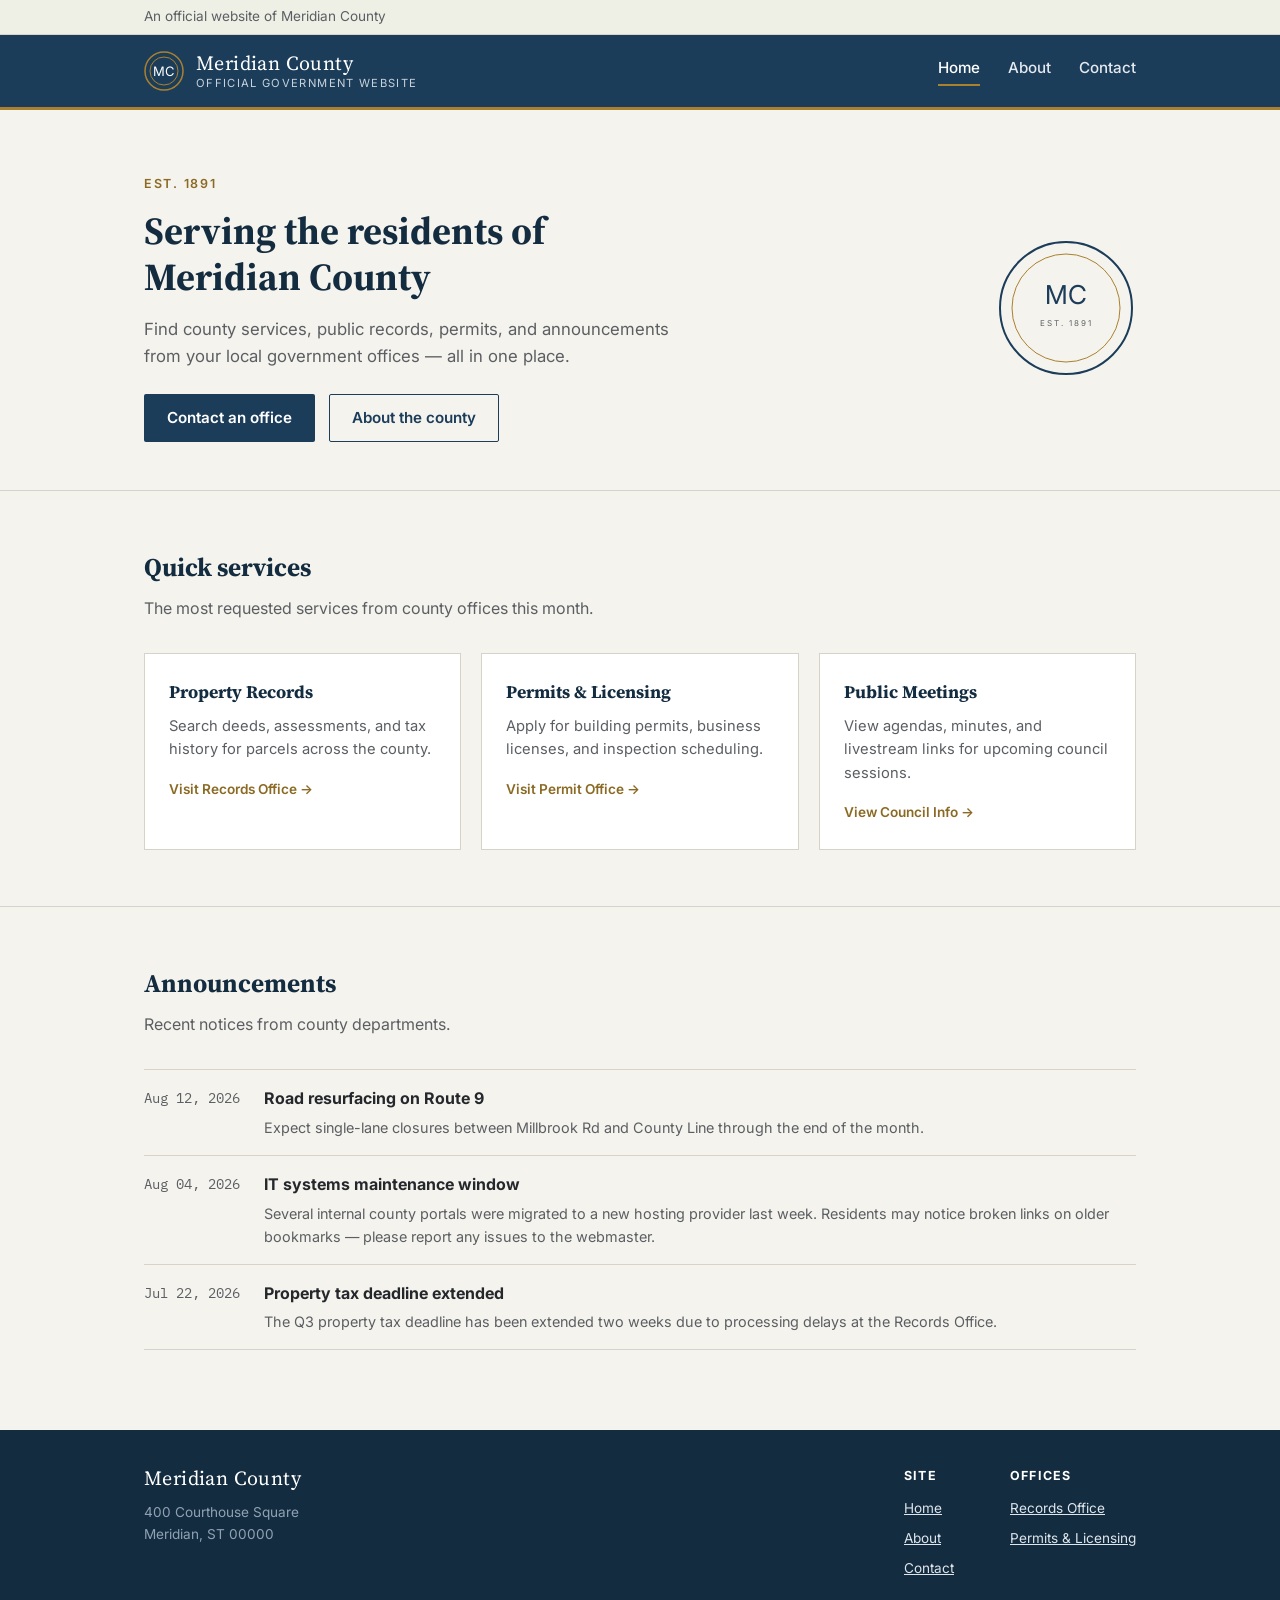
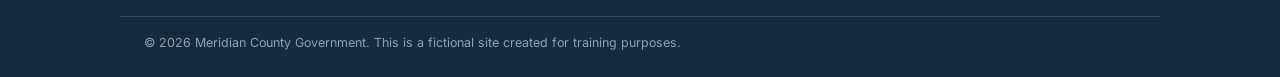
<file: Web/CTF-#1/index.html>
<!DOCTYPE html>
<html lang="en">
<head>
<meta charset="UTF-8">
<meta name="viewport" content="width=device-width, initial-scale=1.0">
<title>Meridian County — Official Website</title>
<link rel="stylesheet" href="style.css">
<link rel="preconnect" href="https://fonts.googleapis.com">
<link href="https://fonts.googleapis.com/css2?family=Source+Serif+4:opsz,wght@8..60,400;8..60,600&family=Inter:wght@400;500;600&family=IBM+Plex+Mono:wght@400;500&display=swap" rel="stylesheet">
</head>
<body>

<div class="notice-strip">
  <div class="container">An official website of Meridian County</div>
</div>

<header class="site-header">
  <div class="container">
    <a class="brand" href="index.html">
      <svg width="40" height="40" viewBox="0 0 40 40" aria-hidden="true">
        <circle cx="20" cy="20" r="19" fill="none" stroke="#a9812f" stroke-width="1.5"/>
        <circle cx="20" cy="20" r="14" fill="none" stroke="#a9812f" stroke-width="1"/>
        <text x="20" y="25" text-anchor="middle" font-family="Source Serif 4, Georgia, serif" font-size="13" fill="#fff">MC</text>
      </svg>
      <span class="brand-name">Meridian County<small>Official Government Website</small></span>
    </a>
    <nav class="site-nav">
      <a href="index.html" aria-current="page">Home</a>
      <a href="about.html">About</a>
      <a href="contact.html">Contact</a>
    </nav>
  </div>
</header>

<section class="hero">
  <div class="container">
    <div class="hero-text">
      <div class="eyebrow">Est. 1891</div>
      <h1>Serving the residents of Meridian County</h1>
      <p>Find county services, public records, permits, and announcements from your local government offices — all in one place.</p>
      <a class="btn btn-primary" href="contact.html">Contact an office</a>
      <a class="btn btn-outline" href="about.html" style="margin-left:10px;">About the county</a>
    </div>
    <svg class="seal" width="140" height="140" viewBox="0 0 140 140" aria-hidden="true">
      <circle cx="70" cy="70" r="66" fill="none" stroke="#1c3d5a" stroke-width="2"/>
      <circle cx="70" cy="70" r="54" fill="none" stroke="#a9812f" stroke-width="1"/>
      <text x="70" y="66" text-anchor="middle" font-family="Source Serif 4, Georgia, serif" font-size="26" fill="#1c3d5a">MC</text>
      <text x="70" y="88" text-anchor="middle" font-family="Inter, Arial, sans-serif" font-size="8" letter-spacing="2" fill="#5b5f63">EST. 1891</text>
    </svg>
  </div>
</section>

<section class="section">
  <div class="container">
    <h2 class="section-heading">Quick services</h2>
    <p class="section-sub">The most requested services from county offices this month.</p>
    <div class="grid-3">
      <div class="card">
        <h3>Property Records</h3>
        <p>Search deeds, assessments, and tax history for parcels across the county.</p>
        <a class="card-link" href="contact.html">Visit Records Office &rarr;</a>
      </div>
      <div class="card">
        <h3>Permits &amp; Licensing</h3>
        <p>Apply for building permits, business licenses, and inspection scheduling.</p>
        <a class="card-link" href="contact.html">Visit Permit Office &rarr;</a>
      </div>
      <div class="card">
        <h3>Public Meetings</h3>
        <p>View agendas, minutes, and livestream links for upcoming council sessions.</p>
        <a class="card-link" href="about.html">View Council Info &rarr;</a>
      </div>
    </div>
  </div>
</section>

<section class="section">
  <div class="container">
    <h2 class="section-heading">Announcements</h2>
    <p class="section-sub">Recent notices from county departments.</p>
    <ul class="announcement-list">
      <li>
        <div class="announcement-date">Aug 12, 2026</div>
        <div class="announcement-body">
          <h4>Road resurfacing on Route 9</h4>
          <p>Expect single-lane closures between Millbrook Rd and County Line through the end of the month.</p>
        </div>
      </li>
      <li>
        <div class="announcement-date">Aug 04, 2026</div>
        <div class="announcement-body">
          <h4>IT systems maintenance window</h4>
          <p>Several internal county portals were migrated to a new hosting provider last week. Residents may notice broken links on older bookmarks — please report any issues to the webmaster.</p>
        </div>
      </li>
      <li>
        <div class="announcement-date">Jul 22, 2026</div>
        <div class="announcement-body">
          <h4>Property tax deadline extended</h4>
          <p>The Q3 property tax deadline has been extended two weeks due to processing delays at the Records Office.</p>
        </div>
      </li>
    </ul>
  </div>
</section>

<footer class="site-footer">
  <div class="container">
    <div>
      <span class="brand-name" style="color:#fff;">Meridian County</span>
      <p style="max-width:260px; margin-top:10px; color:#8fa2b3;">400 Courthouse Square<br>Meridian, ST 00000</p>
    </div>
    <div class="footer-cols">
      <div class="footer-col">
        <h5>Site</h5>
        <ul>
          <li><a href="index.html">Home</a></li>
          <li><a href="about.html">About</a></li>
          <li><a href="contact.html">Contact</a></li>
        </ul>
      </div>
      <div class="footer-col">
        <h5>Offices</h5>
        <ul>
          <li><a href="contact.html">Records Office</a></li>
          <li><a href="contact.html">Permits &amp; Licensing</a></li>
        </ul>
      </div>
    </div>
  </div>
  <div class="container footer-bottom">
    &copy; 2026 Meridian County Government. This is a fictional site created for training purposes.
  </div>
</footer>

</body>
</html>
</file>
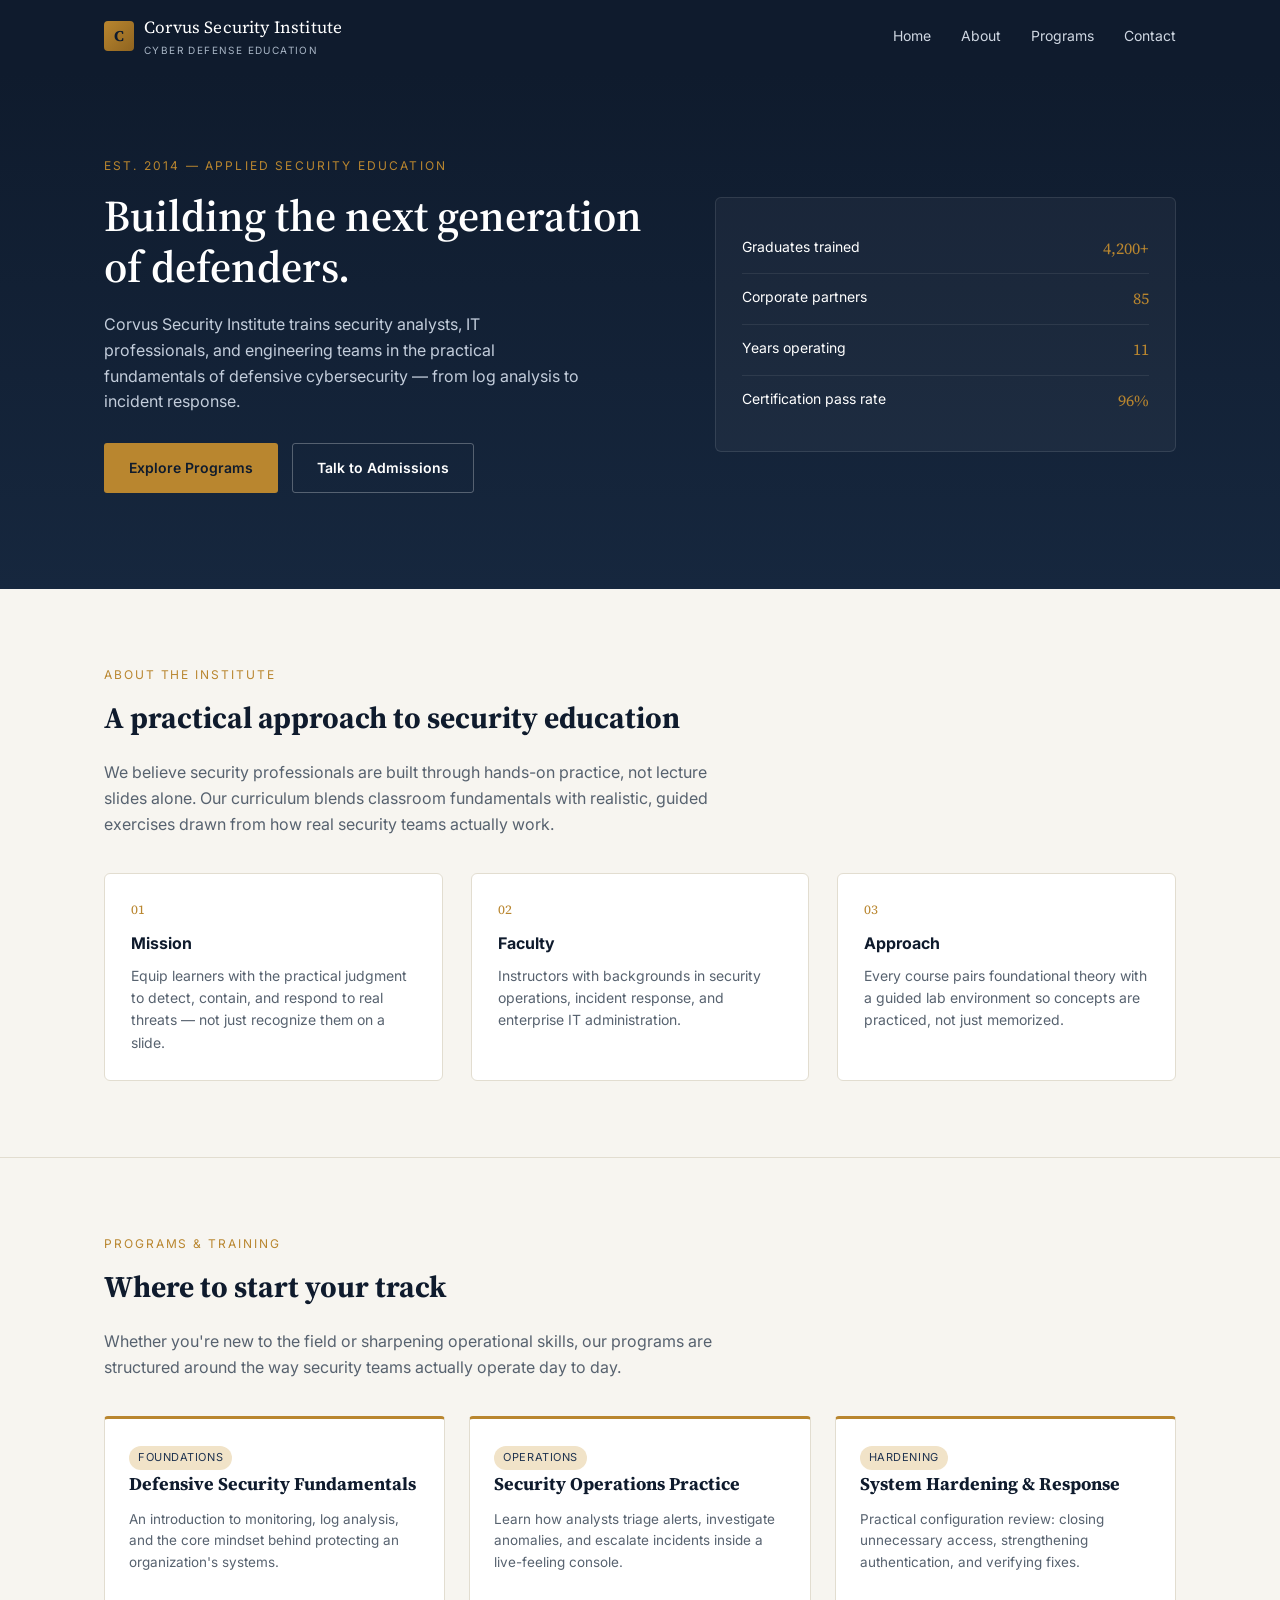
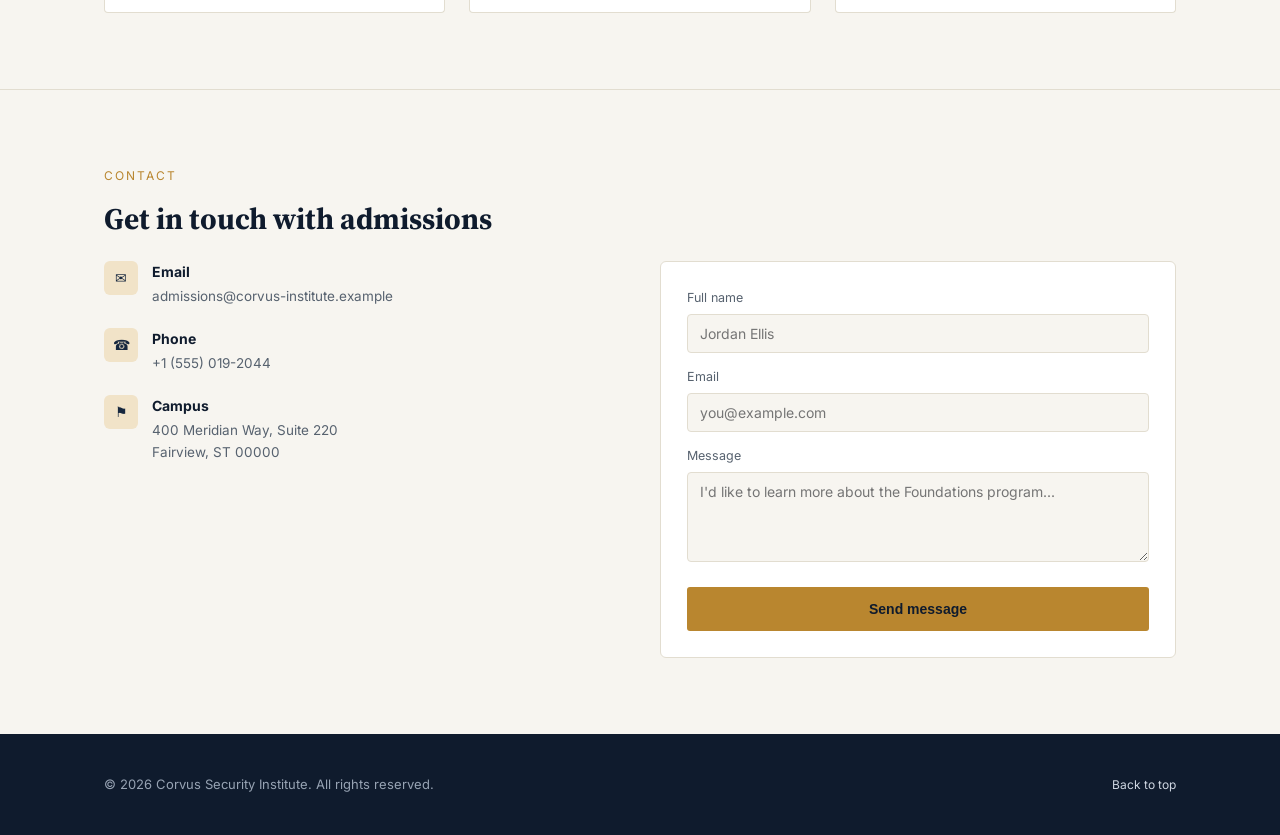
<file: Web/CTF-#2/index.html>
<!DOCTYPE html>
<html lang="en">
<head>
<meta charset="UTF-8" />
<meta name="viewport" content="width=device-width, initial-scale=1.0" />
<title>Corvus Security Institute</title>
<link rel="stylesheet" href="main.css" />
<link rel="preconnect" href="https://fonts.googleapis.com">
<link href="https://fonts.googleapis.com/css2?family=Inter:wght@400;500;600;700&family=Source+Serif+Pro:wght@600;700&display=swap" rel="stylesheet">
</head>
<body class="site">

  <header class="site-header">
    <div class="container">
      <a href="/" class="site-logo">
        <span class="mark">C</span>
        <span class="name">Corvus Security Institute<small>Cyber Defense Education</small></span>
      </a>
      <nav class="site-nav" id="site-nav">
        <a href="#home">Home</a>
        <a href="#about">About</a>
        <a href="#programs">Programs</a>
        <a href="#contact">Contact</a>
      </nav>
      <button class="nav-toggle" id="nav-toggle" aria-label="Open menu" aria-expanded="false">&#9776;</button>
    </div>
  </header>

  <section class="hero" id="home">
    <div class="container">
      <div>
        <p class="hero-eyebrow">Est. 2014 &mdash; Applied Security Education</p>
        <h1>Building the next generation of defenders.</h1>
        <p class="lede">
          Corvus Security Institute trains security analysts, IT professionals,
          and engineering teams in the practical fundamentals of defensive
          cybersecurity &mdash; from log analysis to incident response.
        </p>
        <div class="hero-actions">
          <a href="#programs" class="btn btn-gold">Explore Programs</a>
          <a href="#contact" class="btn btn-ghost">Talk to Admissions</a>
        </div>
      </div>
      <div class="hero-panel">
        <div class="stat"><span>Graduates trained</span><span class="num">4,200+</span></div>
        <div class="stat"><span>Corporate partners</span><span class="num">85</span></div>
        <div class="stat"><span>Years operating</span><span class="num">11</span></div>
        <div class="stat"><span>Certification pass rate</span><span class="num">96%</span></div>
      </div>
    </div>
  </section>

  <section class="section" id="about">
    <div class="container">
      <p class="section-label">About the Institute</p>
      <h2>A practical approach to security education</h2>
      <p class="lede">
        We believe security professionals are built through hands-on practice,
        not lecture slides alone. Our curriculum blends classroom fundamentals
        with realistic, guided exercises drawn from how real security teams
        actually work.
      </p>
      <div class="about-grid">
        <div class="about-card">
          <p class="num">01</p>
          <h3>Mission</h3>
          <p>Equip learners with the practical judgment to detect, contain, and respond to real threats &mdash; not just recognize them on a slide.</p>
        </div>
        <div class="about-card">
          <p class="num">02</p>
          <h3>Faculty</h3>
          <p>Instructors with backgrounds in security operations, incident response, and enterprise IT administration.</p>
        </div>
        <div class="about-card">
          <p class="num">03</p>
          <h3>Approach</h3>
          <p>Every course pairs foundational theory with a guided lab environment so concepts are practiced, not just memorized.</p>
        </div>
      </div>
    </div>
  </section>

  <section class="section" id="programs">
    <div class="container">
      <p class="section-label">Programs &amp; Training</p>
      <h2>Where to start your track</h2>
      <p class="lede">
        Whether you're new to the field or sharpening operational skills, our
        programs are structured around the way security teams actually
        operate day to day.
      </p>
      <div class="programs-grid">
        <div class="program-card">
          <span class="tag">Foundations</span>
          <h3>Defensive Security Fundamentals</h3>
          <p>An introduction to monitoring, log analysis, and the core mindset behind protecting an organization's systems.</p>
        </div>
        <div class="program-card">
          <span class="tag">Operations</span>
          <h3>Security Operations Practice</h3>
          <p>Learn how analysts triage alerts, investigate anomalies, and escalate incidents inside a live-feeling console.</p>
        </div>
        <div class="program-card">
          <span class="tag">Hardening</span>
          <h3>System Hardening &amp; Response</h3>
          <p>Practical configuration review: closing unnecessary access, strengthening authentication, and verifying fixes.</p>
        </div>
      </div>

    </div>
  </section>

  <section class="section" id="contact" style="border-bottom:none;">
    <div class="container">
      <p class="section-label">Contact</p>
      <h2>Get in touch with admissions</h2>
      <div class="contact-grid">
        <div>
          <div class="contact-detail">
            <span class="icon">&#9993;</span>
            <div>
              <h4>Email</h4>
              <p>admissions@corvus-institute.example</p>
            </div>
          </div>
          <div class="contact-detail">
            <span class="icon">&#9742;</span>
            <div>
              <h4>Phone</h4>
              <p>+1 (555) 019-2044</p>
            </div>
          </div>
          <div class="contact-detail">
            <span class="icon">&#9873;</span>
            <div>
              <h4>Campus</h4>
              <p>400 Meridian Way, Suite 220<br />Fairview, ST 00000</p>
            </div>
          </div>
        </div>
        <form class="contact-form" onsubmit="event.preventDefault(); this.querySelector('button').textContent='Message sent';">
          <label for="name">Full name</label>
          <input id="name" type="text" placeholder="Jordan Ellis" />
          <label for="email">Email</label>
          <input id="email" type="email" placeholder="you@example.com" />
          <label for="message">Message</label>
          <textarea id="message" rows="4" placeholder="I'd like to learn more about the Foundations program..."></textarea>
          <button type="submit" class="btn btn-gold">Send message</button>
        </form>
      </div>
    </div>
  </section>

  <footer class="site-footer">
    <div class="container">
      <span>&copy; 2026 Corvus Security Institute. All rights reserved.</span>
      <a href="#home">Back to top</a>
    </div>
  </footer>

  <script>
    const navToggle = document.getElementById('nav-toggle');
    const siteNav = document.getElementById('site-nav');
    navToggle.addEventListener('click', () => {
      const isOpen = siteNav.classList.toggle('open');
      navToggle.setAttribute('aria-expanded', String(isOpen));
    });
    siteNav.querySelectorAll('a').forEach((a) =>
      a.addEventListener('click', () => {
        siteNav.classList.remove('open');
        navToggle.setAttribute('aria-expanded', 'false');
      })
    );
  </script>
</body>
</html>
</file>
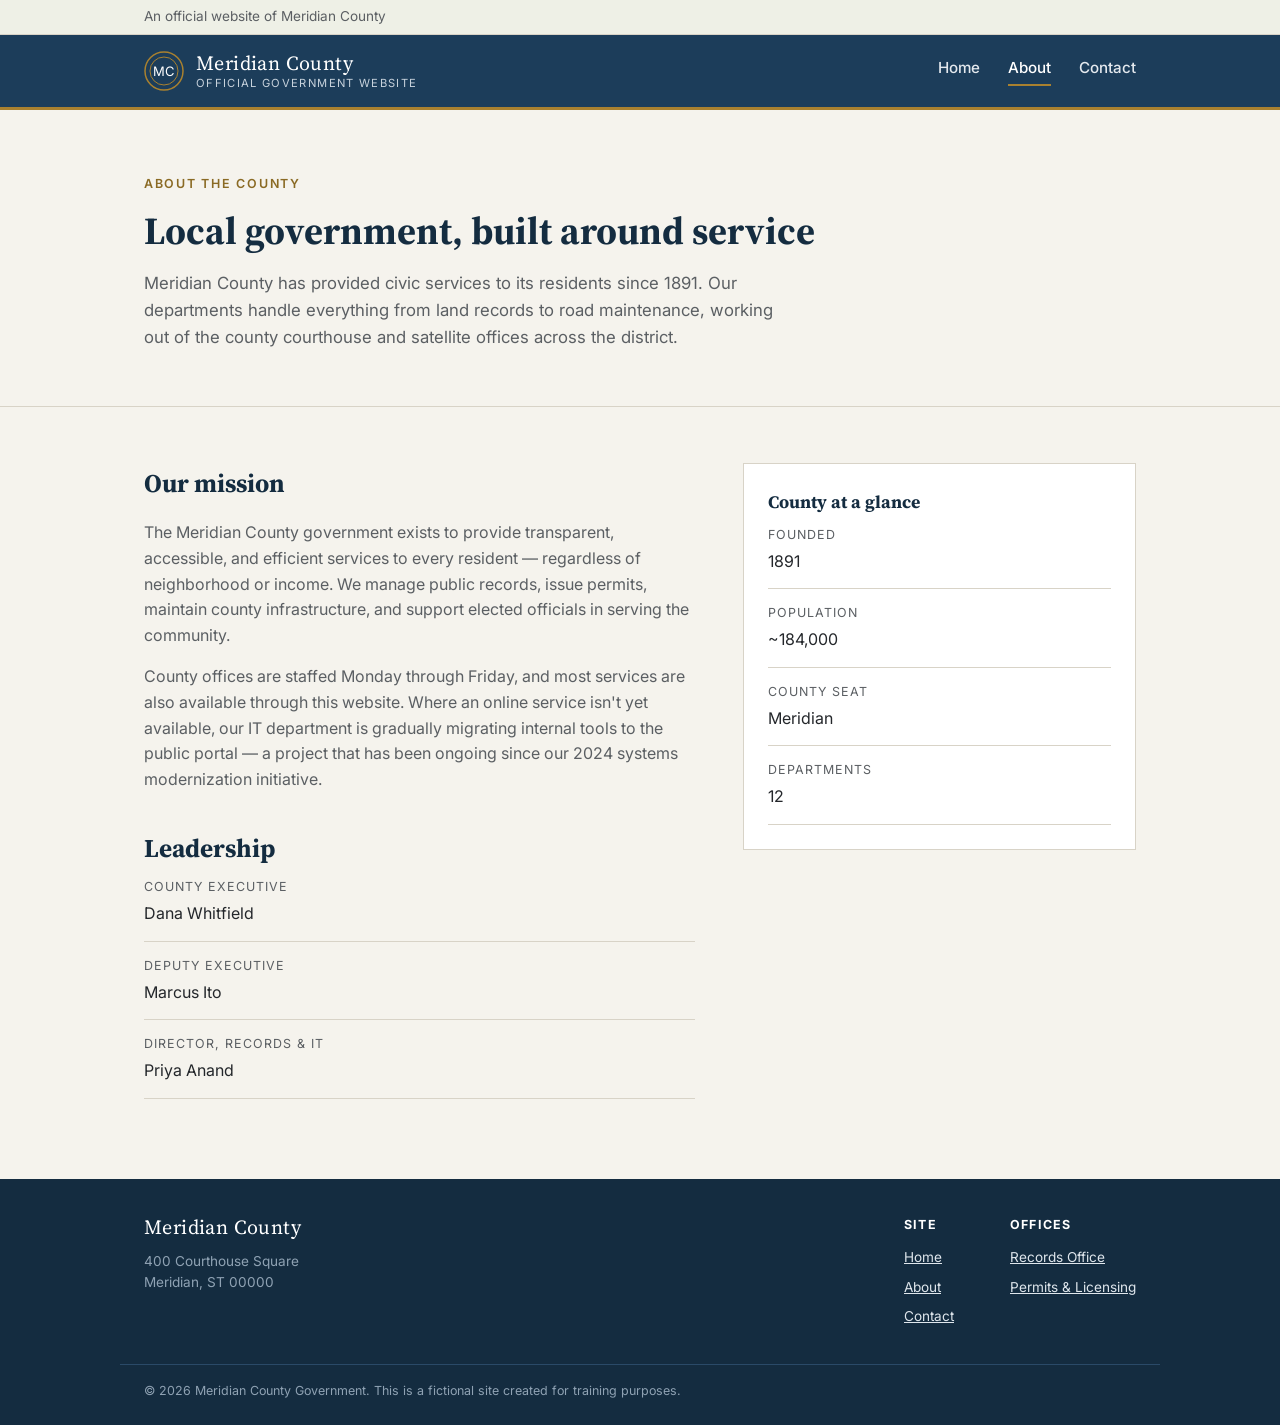
<file: Web/CTF-#1/about.html>
<!DOCTYPE html>
<html lang="en">
<head>
<meta charset="UTF-8">
<meta name="viewport" content="width=device-width, initial-scale=1.0">
<title>About — Meridian County</title>
<link rel="stylesheet" href="style.css">
<link rel="preconnect" href="https://fonts.googleapis.com">
<link href="https://fonts.googleapis.com/css2?family=Source+Serif+4:opsz,wght@8..60,400;8..60,600&family=Inter:wght@400;500;600&family=IBM+Plex+Mono:wght@400;500&display=swap" rel="stylesheet">
</head>
<body>

<div class="notice-strip">
  <div class="container">An official website of Meridian County</div>
</div>

<header class="site-header">
  <div class="container">
    <a class="brand" href="index.html">
      <svg width="40" height="40" viewBox="0 0 40 40" aria-hidden="true">
        <circle cx="20" cy="20" r="19" fill="none" stroke="#a9812f" stroke-width="1.5"/>
        <circle cx="20" cy="20" r="14" fill="none" stroke="#a9812f" stroke-width="1"/>
        <text x="20" y="25" text-anchor="middle" font-family="Source Serif 4, Georgia, serif" font-size="13" fill="#fff">MC</text>
      </svg>
      <span class="brand-name">Meridian County<small>Official Government Website</small></span>
    </a>
    <nav class="site-nav">
      <a href="index.html">Home</a>
      <a href="about.html" aria-current="page">About</a>
      <a href="contact.html">Contact</a>
    </nav>
  </div>
</header>

<section class="hero" style="padding-bottom:32px;">
  <div class="container" style="display:block;">
    <div class="eyebrow">About the county</div>
    <h1>Local government, built around service</h1>
    <p style="max-width:640px;">Meridian County has provided civic services to its residents since 1891. Our departments handle everything from land records to road maintenance, working out of the county courthouse and satellite offices across the district.</p>
  </div>
</section>

<section class="section">
  <div class="container split">
    <div>
      <h2 class="section-heading">Our mission</h2>
      <p style="color:var(--text-muted);">The Meridian County government exists to provide transparent, accessible, and efficient services to every resident — regardless of neighborhood or income. We manage public records, issue permits, maintain county infrastructure, and support elected officials in serving the community.</p>
      <p style="color:var(--text-muted);">County offices are staffed Monday through Friday, and most services are also available through this website. Where an online service isn't yet available, our IT department is gradually migrating internal tools to the public portal — a project that has been ongoing since our 2024 systems modernization initiative.</p>

      <h2 class="section-heading" style="margin-top:36px;">Leadership</h2>
      <ul class="info-list">
        <li>
          <span class="label">County Executive</span>
          Dana Whitfield
        </li>
        <li>
          <span class="label">Deputy Executive</span>
          Marcus Ito
        </li>
        <li>
          <span class="label">Director, Records &amp; IT</span>
          Priya Anand
        </li>
      </ul>
    </div>

    <div>
      <div class="card">
        <h3>County at a glance</h3>
        <ul class="info-list">
          <li><span class="label">Founded</span>1891</li>
          <li><span class="label">Population</span>~184,000</li>
          <li><span class="label">County seat</span>Meridian</li>
          <li><span class="label">Departments</span>12</li>
        </ul>
      </div>
    </div>
  </div>
</section>

<footer class="site-footer">
  <div class="container">
    <div>
      <span class="brand-name" style="color:#fff;">Meridian County</span>
      <p style="max-width:260px; margin-top:10px; color:#8fa2b3;">400 Courthouse Square<br>Meridian, ST 00000</p>
    </div>
    <div class="footer-cols">
      <div class="footer-col">
        <h5>Site</h5>
        <ul>
          <li><a href="index.html">Home</a></li>
          <li><a href="about.html">About</a></li>
          <li><a href="contact.html">Contact</a></li>
        </ul>
      </div>
      <div class="footer-col">
        <h5>Offices</h5>
        <ul>
          <li><a href="contact.html">Records Office</a></li>
          <li><a href="contact.html">Permits &amp; Licensing</a></li>
        </ul>
      </div>
    </div>
  </div>
  <div class="container footer-bottom">
    &copy; 2026 Meridian County Government. This is a fictional site created for training purposes.
  </div>
</footer>

</body>
</html>
</file>
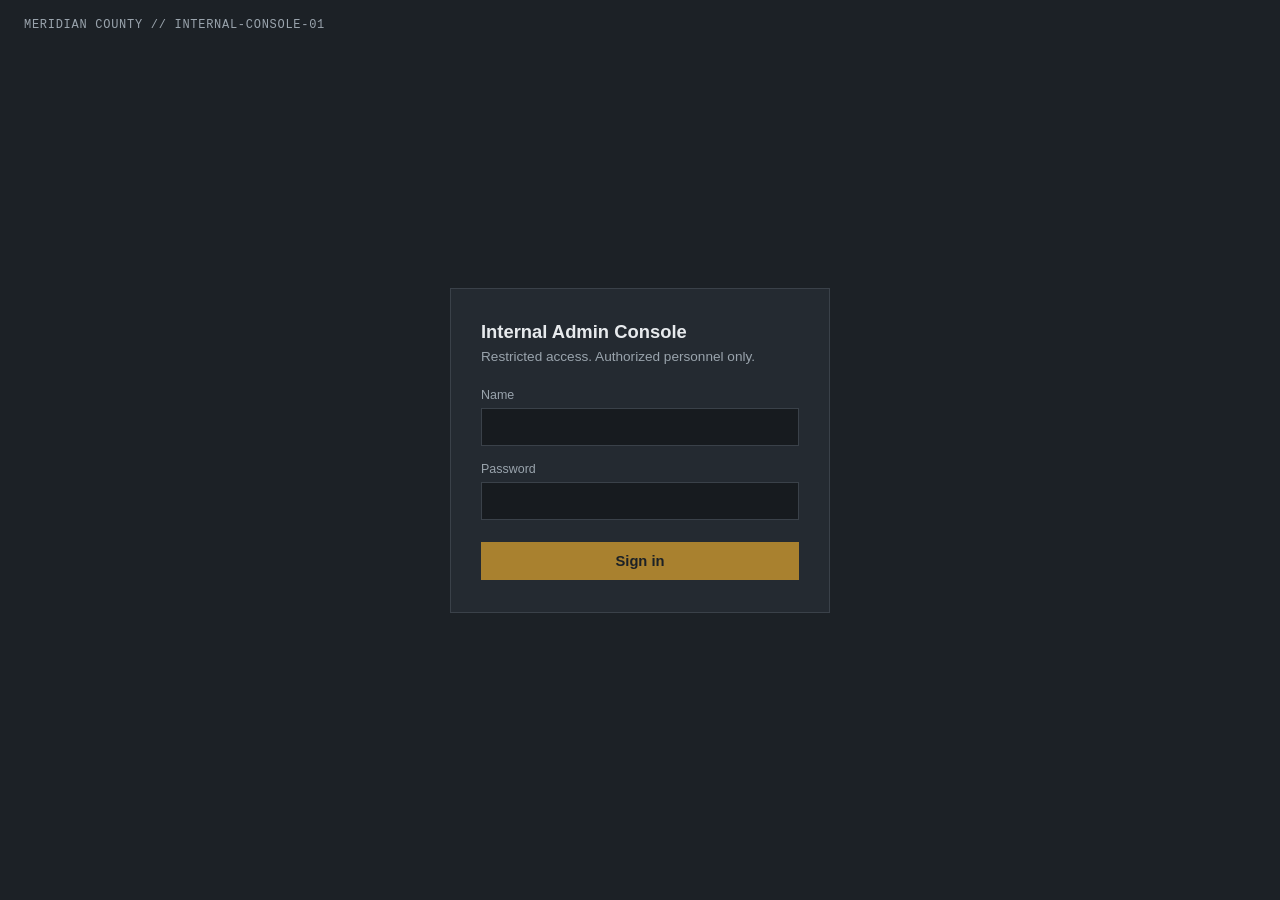
<file: Web/CTF-#1/admin.html>
<!DOCTYPE html>
<html lang="en">
<head>
<meta charset="UTF-8">
<meta name="viewport" content="width=device-width, initial-scale=1.0">
<title>Internal Admin Console</title>
<meta name="robots" content="noindex, nofollow">
<style>
  :root {
    --bg: #1c2126;
    --panel: #242a31;
    --border: #3a4149;
    --text: #e7eaed;
    --muted: #9aa4ad;
    --accent: #a9812f;
    --error: #d15a52;
    --success: #4c9a6a;
  }
  * { box-sizing: border-box; }
  body {
    margin: 0;
    min-height: 100vh;
    display: flex;
    align-items: center;
    justify-content: center;
    background: var(--bg);
    color: var(--text);
    font-family: -apple-system, "Segoe UI", Arial, sans-serif;
    padding: 24px;
  }

  .console-tag {
    position: fixed;
    top: 18px;
    left: 24px;
    font-family: "IBM Plex Mono", "Courier New", monospace;
    font-size: 0.75rem;
    color: var(--muted);
    letter-spacing: 0.06em;
  }

  .panel {
    width: 100%;
    max-width: 380px;
    background: var(--panel);
    border: 1px solid var(--border);
    padding: 32px 30px;
  }

  .panel-header { margin-bottom: 24px; }

  .panel-header h1 {
    font-size: 1.15rem;
    font-weight: 600;
    margin: 0 0 6px;
  }

  .panel-header p {
    margin: 0;
    font-size: 0.85rem;
    color: var(--muted);
  }

  .field { margin-bottom: 16px; }

  .field label {
    display: block;
    font-size: 0.78rem;
    color: var(--muted);
    margin-bottom: 6px;
  }

  .field input {
    width: 100%;
    padding: 10px 12px;
    background: #171b1f;
    border: 1px solid var(--border);
    color: var(--text);
    font-family: "IBM Plex Mono", "Courier New", monospace;
    font-size: 0.9rem;
  }

  .field input:focus {
    outline: none;
    border-color: var(--accent);
  }

  .submit-btn {
    width: 100%;
    padding: 11px;
    margin-top: 6px;
    background: var(--accent);
    border: none;
    color: #1c2126;
    font-weight: 600;
    font-size: 0.92rem;
    cursor: pointer;
  }
  .submit-btn:hover { background: #c1954a; }

  .error-msg {
    margin-top: 14px;
    font-size: 0.85rem;
    color: var(--error);
    display: none;
  }
  .error-msg.show { display: block; }

  @keyframes shake {
    0%, 100% { transform: translateX(0); }
    25% { transform: translateX(-6px); }
    75% { transform: translateX(6px); }
  }
  .panel.shake { animation: shake 0.28s ease-in-out; }

  /* success state */
  .success-panel { display: none; }
  .success-panel.show { display: block; }
  .login-panel.hide { display: none; }

  .success-badge {
    display: inline-block;
    font-size: 0.72rem;
    letter-spacing: 0.08em;
    text-transform: uppercase;
    color: var(--success);
    border: 1px solid var(--success);
    padding: 3px 8px;
    margin-bottom: 14px;
  }

  .success-panel h1 {
    font-size: 1.15rem;
    margin: 0 0 8px;
  }

  .success-panel p {
    font-size: 0.85rem;
    color: var(--muted);
    margin: 0 0 20px;
  }

  .flag-box {
    background: #171b1f;
    border: 1px solid var(--border);
    padding: 14px;
    font-family: "IBM Plex Mono", "Courier New", monospace;
    font-size: 0.85rem;
    color: #d8b970;
    word-break: break-all;
    margin-bottom: 14px;
  }

  .copy-btn {
    width: 100%;
    padding: 10px;
    background: transparent;
    border: 1px solid var(--accent);
    color: var(--accent);
    font-size: 0.85rem;
    font-weight: 600;
    cursor: pointer;
  }
  .copy-btn:hover { background: rgba(169,129,47,0.12); }
  .copy-btn.copied { border-color: var(--success); color: var(--success); }
</style>
</head>
<body>

<div class="console-tag">MERIDIAN COUNTY // INTERNAL-CONSOLE-01</div>

<div class="panel login-panel" id="login-panel">
  <div class="panel-header">
    <h1>Internal Admin Console</h1>
    <p>Restricted access. Authorized personnel only.</p>
  </div>

  <form id="login-form">
    <div class="field">
      <label for="name">Name</label>
      <input type="text" id="name" autocomplete="off" required>
    </div>
    <div class="field">
      <label for="password">Password</label>
      <input type="password" id="password" autocomplete="off" required>
    </div>
    <button type="submit" class="submit-btn">Sign in</button>
    <div class="error-msg" id="error-msg">Access denied. Invalid credentials.</div>
  </form>
</div>

<div class="panel success-panel" id="success-panel">
  <span class="success-badge">Access granted</span>
  <h1>Account successfully hacked</h1>
  <p>Welcome, <span id="success-name"></span>. Authentication bypass confirmed — here's your proof of completion.</p>
  <div class="flag-box" id="flag-output"></div>
  <button class="copy-btn" id="copy-btn">Copy flag</button>
</div>

<script>
  // ---- "encryption" used only to turn the entered name into a flag string ----
  // Simple reversible XOR cipher + base64 encoding. Not real cryptography —
  // just enough obfuscation that the flag isn't the plaintext name.
  const XOR_KEY = "MeridianCTF2026";

  function xorCipher(text, key) {
    let out = "";
    for (let i = 0; i < text.length; i++) {
      out += String.fromCharCode(text.charCodeAt(i) ^ key.charCodeAt(i % key.length));
    }
    return out;
  }

  function toBase64Utf8(str) {
    return btoa(unescape(encodeURIComponent(str)));
  }

  function generateFlag(name) {
    const cipher = xorCipher(name.trim(), XOR_KEY);
    const encoded = toBase64Utf8(cipher);
    return `FLAG{${encoded}}`;
  }

  // ---- auth check ----
  // Password lives in the leaked /password.html config, discoverable only
  // through recon (robots.txt / directory enumeration), never linked here.
  const ADMIN_PASSWORD = "BrassSeal_2024!";

  const loginForm = document.getElementById("login-form");
  const loginPanel = document.getElementById("login-panel");
  const errorMsg = document.getElementById("error-msg");
  const successPanel = document.getElementById("success-panel");
  const successName = document.getElementById("success-name");
  const flagOutput = document.getElementById("flag-output");
  const copyBtn = document.getElementById("copy-btn");

  loginForm.addEventListener("submit", function (e) {
    e.preventDefault();
    const name = document.getElementById("name").value;
    const password = document.getElementById("password").value;

    const nameValid = name.trim().length > 0;
    const passwordValid = password === ADMIN_PASSWORD;

    if (nameValid && passwordValid) {
      successName.textContent = name.trim();
      flagOutput.textContent = generateFlag(name);
      loginPanel.classList.add("hide");
      successPanel.classList.add("show");
    } else {
      errorMsg.classList.add("show");
      loginPanel.classList.remove("shake");
      // restart animation
      void loginPanel.offsetWidth;
      loginPanel.classList.add("shake");
    }
  });

  copyBtn.addEventListener("click", async function () {
    try {
      await navigator.clipboard.writeText(flagOutput.textContent);
    } catch (err) {
      // fallback for environments without clipboard API access
      const range = document.createRange();
      range.selectNode(flagOutput);
      window.getSelection().removeAllRanges();
      window.getSelection().addRange(range);
      document.execCommand("copy");
      window.getSelection().removeAllRanges();
    }
    copyBtn.textContent = "Copied";
    copyBtn.classList.add("copied");
    setTimeout(function () {
      copyBtn.textContent = "Copy flag";
      copyBtn.classList.remove("copied");
    }, 1600);
  });
</script>

</body>
</html>
</file>
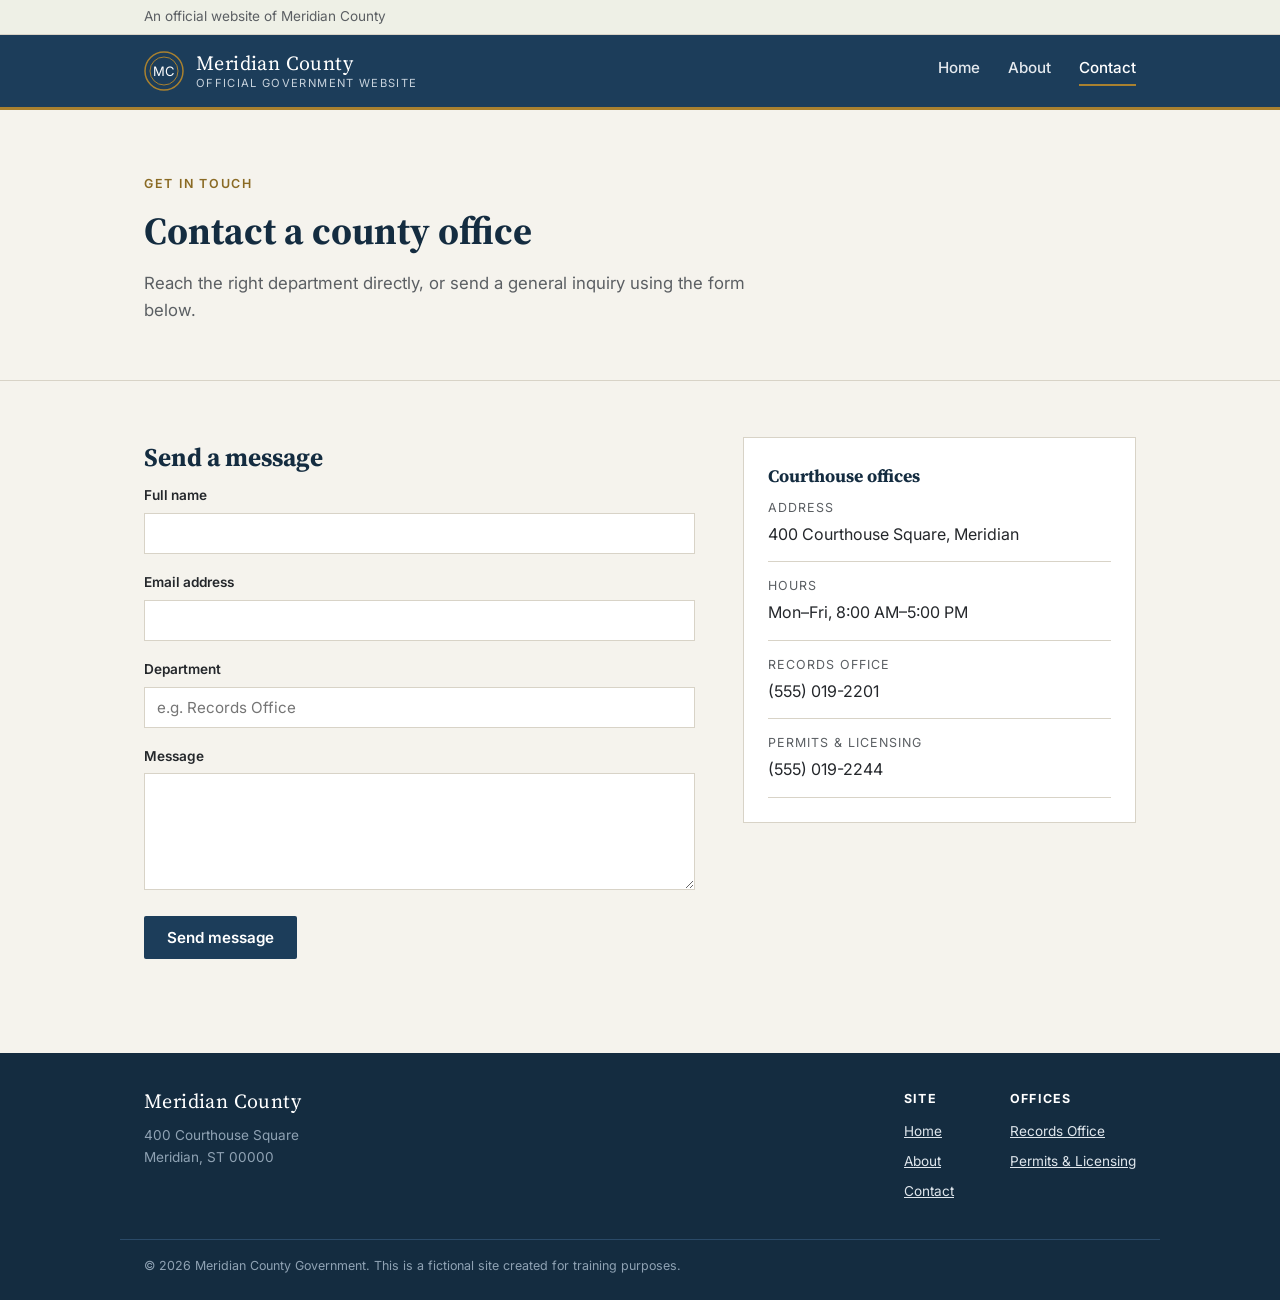
<file: Web/CTF-#1/contact.html>
<!DOCTYPE html>
<html lang="en">
<head>
<meta charset="UTF-8">
<meta name="viewport" content="width=device-width, initial-scale=1.0">
<title>Contact — Meridian County</title>
<link rel="stylesheet" href="style.css">
<link rel="preconnect" href="https://fonts.googleapis.com">
<link href="https://fonts.googleapis.com/css2?family=Source+Serif+4:opsz,wght@8..60,400;8..60,600&family=Inter:wght@400;500;600&family=IBM+Plex+Mono:wght@400;500&display=swap" rel="stylesheet">
</head>
<body>

<div class="notice-strip">
  <div class="container">An official website of Meridian County</div>
</div>

<header class="site-header">
  <div class="container">
    <a class="brand" href="index.html">
      <svg width="40" height="40" viewBox="0 0 40 40" aria-hidden="true">
        <circle cx="20" cy="20" r="19" fill="none" stroke="#a9812f" stroke-width="1.5"/>
        <circle cx="20" cy="20" r="14" fill="none" stroke="#a9812f" stroke-width="1"/>
        <text x="20" y="25" text-anchor="middle" font-family="Source Serif 4, Georgia, serif" font-size="13" fill="#fff">MC</text>
      </svg>
      <span class="brand-name">Meridian County<small>Official Government Website</small></span>
    </a>
    <nav class="site-nav">
      <a href="index.html">Home</a>
      <a href="about.html">About</a>
      <a href="contact.html" aria-current="page">Contact</a>
    </nav>
  </div>
</header>

<section class="hero" style="padding-bottom:32px;">
  <div class="container" style="display:block;">
    <div class="eyebrow">Get in touch</div>
    <h1>Contact a county office</h1>
    <p style="max-width:640px;">Reach the right department directly, or send a general inquiry using the form below.</p>
  </div>
</section>

<section class="section">
  <div class="container split">
    <div>
      <h2 class="section-heading">Send a message</h2>
      <form id="contact-form" onsubmit="return handleContactSubmit(event)">
        <div class="form-field">
          <label for="cf-name">Full name</label>
          <input type="text" id="cf-name" name="name" required>
        </div>
        <div class="form-field">
          <label for="cf-email">Email address</label>
          <input type="email" id="cf-email" name="email" required>
        </div>
        <div class="form-field">
          <label for="cf-dept">Department</label>
          <input type="text" id="cf-dept" name="department" placeholder="e.g. Records Office">
        </div>
        <div class="form-field">
          <label for="cf-msg">Message</label>
          <textarea id="cf-msg" name="message" rows="5" required></textarea>
        </div>
        <button class="btn btn-primary" type="submit">Send message</button>
        <p id="cf-status" style="margin-top:14px; color:var(--text-muted); font-size:0.9rem;"></p>
      </form>
    </div>

    <div>
      <div class="card">
        <h3>Courthouse offices</h3>
        <ul class="info-list">
          <li><span class="label">Address</span>400 Courthouse Square, Meridian</li>
          <li><span class="label">Hours</span>Mon&ndash;Fri, 8:00 AM&ndash;5:00 PM</li>
          <li><span class="label">Records Office</span>(555) 019-2201</li>
          <li><span class="label">Permits &amp; Licensing</span>(555) 019-2244</li>
        </ul>
      </div>
    </div>
  </div>
</section>

<footer class="site-footer">
  <div class="container">
    <div>
      <span class="brand-name" style="color:#fff;">Meridian County</span>
      <p style="max-width:260px; margin-top:10px; color:#8fa2b3;">400 Courthouse Square<br>Meridian, ST 00000</p>
    </div>
    <div class="footer-cols">
      <div class="footer-col">
        <h5>Site</h5>
        <ul>
          <li><a href="index.html">Home</a></li>
          <li><a href="about.html">About</a></li>
          <li><a href="contact.html">Contact</a></li>
        </ul>
      </div>
      <div class="footer-col">
        <h5>Offices</h5>
        <ul>
          <li><a href="contact.html">Records Office</a></li>
          <li><a href="contact.html">Permits &amp; Licensing</a></li>
        </ul>
      </div>
    </div>
  </div>
  <div class="container footer-bottom">
    &copy; 2026 Meridian County Government. This is a fictional site created for training purposes.
  </div>
</footer>

<script>
  function handleContactSubmit(e) {
    e.preventDefault();
    document.getElementById('cf-status').textContent =
      "Thanks — this is a demo form and doesn't actually send anywhere.";
    return false;
  }
</script>

</body>
</html>
</file>
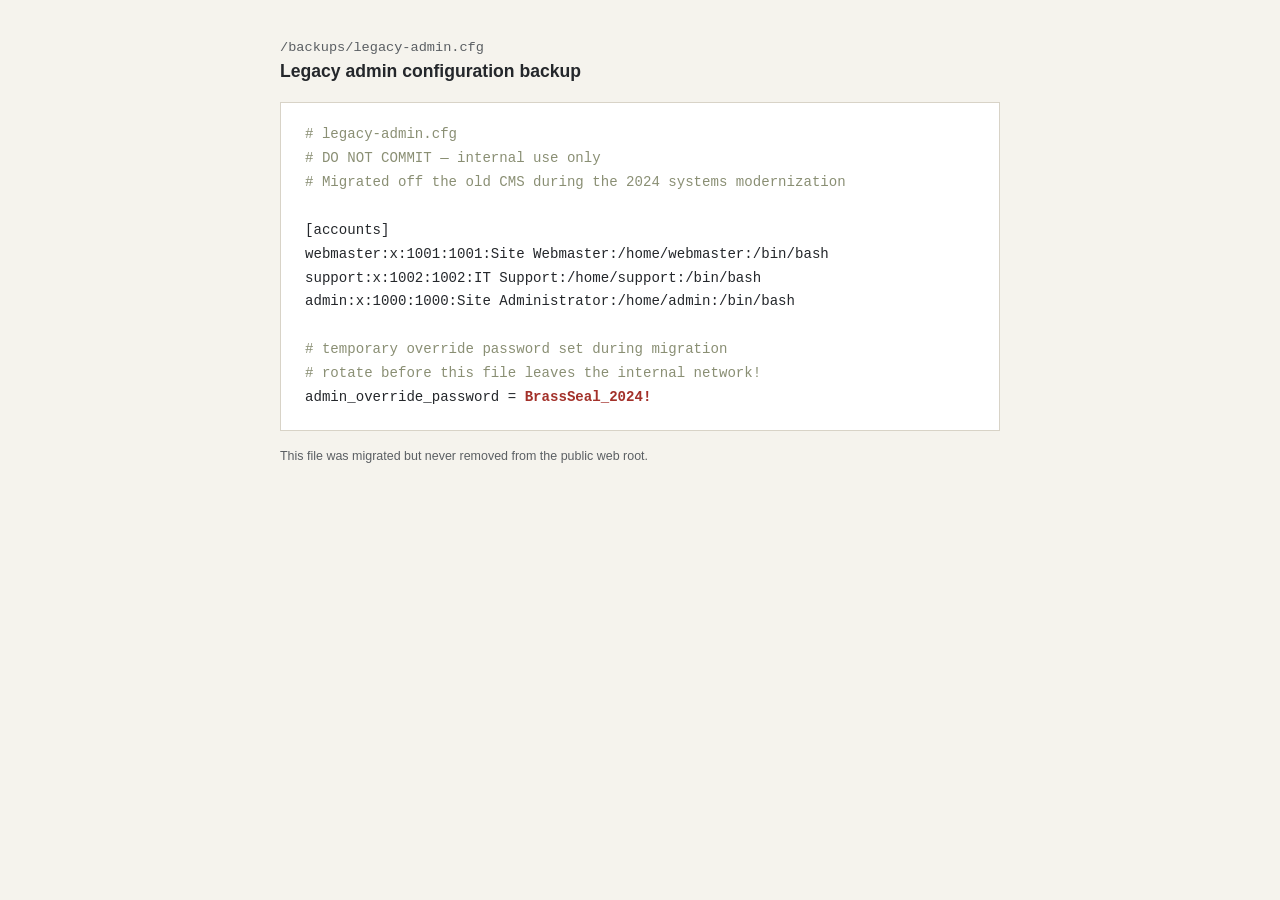
<file: Web/CTF-#1/passwd.html>
<!DOCTYPE html>
<html lang="en">
<head>
<meta charset="UTF-8">
<meta name="viewport" content="width=device-width, initial-scale=1.0">
<title>Index of /backups/legacy-admin.cfg</title>
<meta name="robots" content="noindex, nofollow">
<style>
  :root {
    --bg: #f5f3ed;
    --border: #d8d3c7;
    --text: #24272b;
    --muted: #5b5f63;
  }
  * { box-sizing: border-box; }
  body {
    margin: 0;
    background: var(--bg);
    color: var(--text);
    font-family: -apple-system, "Segoe UI", Arial, sans-serif;
    padding: 40px 24px;
  }
  .wrap { max-width: 720px; margin: 0 auto; }
  .path {
    font-family: "IBM Plex Mono", "Courier New", monospace;
    font-size: 0.85rem;
    color: var(--muted);
    margin-bottom: 6px;
  }
  h1 {
    font-size: 1.1rem;
    font-weight: 600;
    margin: 0 0 20px;
  }
  pre {
    background: #fff;
    border: 1px solid var(--border);
    padding: 20px 24px;
    overflow-x: auto;
    font-family: "IBM Plex Mono", "Courier New", monospace;
    font-size: 0.88rem;
    line-height: 1.7;
    color: var(--text);
  }
  .comment { color: #8a8f74; }
  .flag { color: #a3312a; font-weight: 600; }
  footer {
    margin-top: 18px;
    font-size: 0.78rem;
    color: var(--muted);
  }
</style>
</head>
<body>
<div class="wrap">
  <div class="path">/backups/legacy-admin.cfg</div>
  <h1>Legacy admin configuration backup</h1>
  <pre><span class="comment"># legacy-admin.cfg
# DO NOT COMMIT — internal use only
# Migrated off the old CMS during the 2024 systems modernization</span>

[accounts]
webmaster:x:1001:1001:Site Webmaster:/home/webmaster:/bin/bash
support:x:1002:1002:IT Support:/home/support:/bin/bash
admin:x:1000:1000:Site Administrator:/home/admin:/bin/bash

<span class="comment"># temporary override password set during migration
# rotate before this file leaves the internal network!</span>
admin_override_password = <span class="flag">BrassSeal_2024!</span></pre>
  <footer>This file was migrated but never removed from the public web root.</footer>
</div>
</body>
</html>
</file>
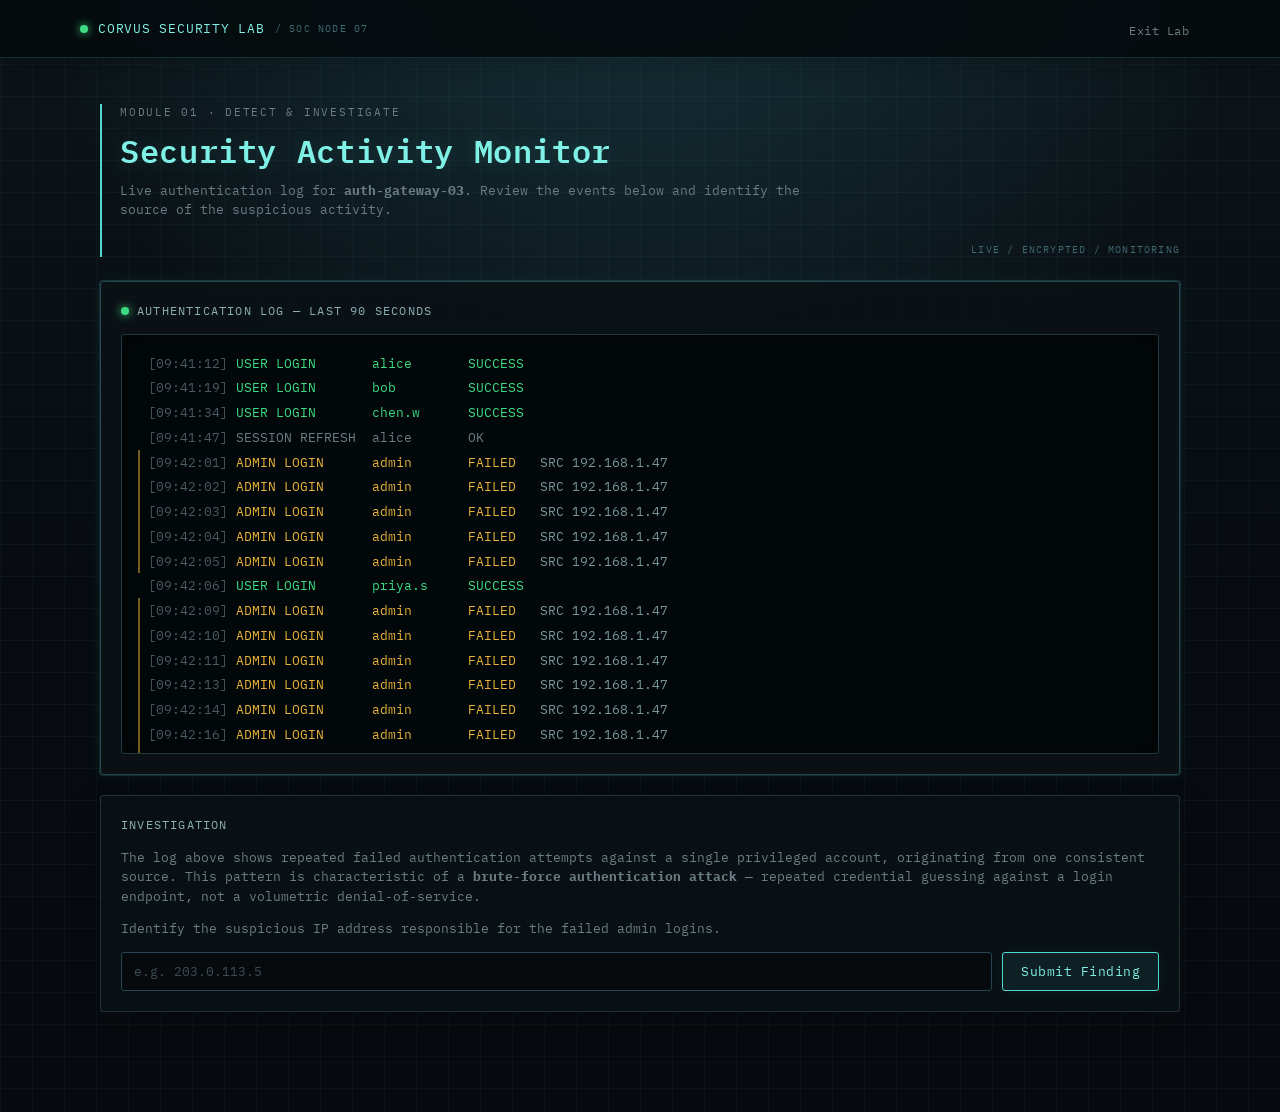
<file: Web/CTF-#2/activity.html>
<!DOCTYPE html>
<html lang="en">
<head>
<meta charset="UTF-8" />
<meta name="viewport" content="width=device-width, initial-scale=1.0" />
<title>Security Activity Monitor — Corvus Security Lab</title>
<link rel="stylesheet" href="soc.css" />
<link rel="preconnect" href="https://fonts.googleapis.com">
<link href="https://fonts.googleapis.com/css2?family=IBM+Plex+Mono:wght@400;500;600&display=swap" rel="stylesheet">
</head>
<body class="soc">

  <div class="soc-topbar">
    <a href="/" class="brand"><span class="soc-dot"></span> CORVUS SECURITY LAB</a>
    <nav>
      <a href="/">Exit Lab</a>
    </nav>
  </div>

  <main class="soc-main">
    <div class="soc-header">
      <p class="soc-eyebrow">Module 01 &middot; Detect &amp; Investigate</p>
      <h1 class="soc-title">Security Activity Monitor</h1>
      <p class="soc-subtitle">Live authentication log for <strong>auth-gateway-03</strong>. Review the events below and identify the source of the suspicious activity.</p>
    </div>

    <div id="denied-banner" class="alert-block hidden" style="margin-bottom:20px;">
      Access to the Administration Console requires an identified threat. Complete the investigation below first.
    </div>

    <section class="soc-card glow">
      <p class="soc-card-title"><span class="soc-dot"></span> Authentication Log &mdash; last 90 seconds</p>
      <div class="log-console" id="log-console" aria-live="polite"></div>
    </section>

    <section class="soc-card">
      <p class="soc-card-title">Investigation</p>
      <p style="font-size:13px; color:var(--soc-text-dim); margin:0 0 4px;">
        The log above shows repeated failed authentication attempts against a single privileged account, originating
        from one consistent source. This pattern is characteristic of a <strong>brute-force authentication attack</strong>
        &mdash; repeated credential guessing against a login endpoint, not a volumetric denial-of-service.
      </p>
      <p style="font-size:13px; color:var(--soc-text-dim);">Identify the suspicious IP address responsible for the failed admin logins.</p>

      <div class="soc-field-row">
        <input type="text" id="ip-input" class="soc-input" placeholder="e.g. 203.0.113.5" autocomplete="off" spellcheck="false" />
        <button class="soc-btn" id="submit-ip">Submit Finding</button>
      </div>

      <div class="feedback" id="feedback"></div>

      <div id="proceed-row" class="hidden" style="margin-top:16px;">
        <a href="/admin.html" class="soc-btn primary" id="proceed-btn">Proceed to Admin Console &rarr;</a>
      </div>
    </section>
  </main>

  <script src="state.js"></script>
  <script src="activity.js"></script>
</body>
</html>
</file>
<file: Web/CTF-#1/style.css>
/* ==========================================================================
   Meridian County — public site stylesheet
   Flat, document-led design. No gradients, no shadows, no glassmorphism.
   ========================================================================== */

:root {
  --navy: #1c3d5a;
  --navy-dark: #142c40;
  --parchment: #f5f3ed;
  --card: #ffffff;
  --border: #d8d3c7;
  --text: #24272b;
  --text-muted: #5b5f63;
  --brass: #a9812f;
  --brass-dark: #8a6a24;

  --font-serif: "Source Serif 4", Georgia, "Times New Roman", serif;
  --font-sans: "Inter", -apple-system, "Segoe UI", Arial, sans-serif;
  --font-mono: "IBM Plex Mono", "Courier New", monospace;
}

* { box-sizing: border-box; }

html, body {
  margin: 0;
  padding: 0;
  background: var(--parchment);
  color: var(--text);
  font-family: var(--font-sans);
  font-size: 16px;
  line-height: 1.6;
}

a { color: var(--navy); }
a:hover { color: var(--brass-dark); }

img, svg { display: block; }

.container {
  max-width: 1040px;
  margin: 0 auto;
  padding: 0 24px;
}

/* ---------------------------------- Header --------------------------- */

.site-header {
  background: var(--navy);
  border-bottom: 3px solid var(--brass);
}

.site-header .container {
  display: flex;
  align-items: center;
  justify-content: space-between;
  padding-top: 16px;
  padding-bottom: 16px;
}

.brand {
  display: flex;
  align-items: center;
  gap: 12px;
  text-decoration: none;
}

.brand-name {
  font-family: var(--font-serif);
  color: #fff;
  font-size: 1.25rem;
  letter-spacing: 0.02em;
  line-height: 1.2;
}

.brand-name small {
  display: block;
  font-family: var(--font-sans);
  font-size: 0.7rem;
  font-weight: 400;
  letter-spacing: 0.12em;
  text-transform: uppercase;
  color: #c7d2dc;
  margin-top: 2px;
}

.site-nav {
  display: flex;
  gap: 28px;
}

.site-nav a {
  color: #e4e9ee;
  text-decoration: none;
  font-size: 0.95rem;
  font-weight: 500;
  padding-bottom: 4px;
  border-bottom: 2px solid transparent;
}

.site-nav a:hover,
.site-nav a[aria-current="page"] {
  color: #fff;
  border-bottom-color: var(--brass);
}

/* Thin civic-notice strip under the header */
.notice-strip {
  background: #eef0e6;
  border-bottom: 1px solid var(--border);
  font-size: 0.85rem;
  color: var(--text-muted);
  padding: 6px 0;
}

/* ---------------------------------- Hero ------------------------------ */

.hero {
  padding: 64px 0 48px;
  border-bottom: 1px solid var(--border);
}

.hero .container {
  display: flex;
  align-items: center;
  justify-content: space-between;
  gap: 48px;
}

.hero-text { max-width: 560px; }

.eyebrow {
  font-size: 0.78rem;
  letter-spacing: 0.14em;
  text-transform: uppercase;
  color: var(--brass-dark);
  font-weight: 600;
  margin-bottom: 14px;
}

.hero h1 {
  font-family: var(--font-serif);
  font-size: 2.4rem;
  line-height: 1.2;
  margin: 0 0 16px;
  color: var(--navy-dark);
}

.hero p {
  color: var(--text-muted);
  font-size: 1.05rem;
  margin: 0 0 24px;
}

.seal {
  flex-shrink: 0;
}

/* ---------------------------------- Buttons ---------------------------- */

.btn {
  display: inline-block;
  font-family: var(--font-sans);
  font-size: 0.95rem;
  font-weight: 600;
  padding: 11px 22px;
  border: 1px solid transparent;
  cursor: pointer;
  text-decoration: none;
  border-radius: 2px;
}

.btn-primary {
  background: var(--navy);
  color: #fff;
}
.btn-primary:hover { background: var(--navy-dark); color: #fff; }

.btn-outline {
  background: transparent;
  border-color: var(--navy);
  color: var(--navy);
}
.btn-outline:hover { background: var(--navy); color: #fff; }

/* ---------------------------------- Sections --------------------------- */

.section {
  padding: 56px 0;
}

.section + .section {
  border-top: 1px solid var(--border);
}

.section-heading {
  font-family: var(--font-serif);
  font-size: 1.6rem;
  color: var(--navy-dark);
  margin: 0 0 8px;
}

.section-sub {
  color: var(--text-muted);
  margin: 0 0 32px;
  max-width: 620px;
}

/* Quick services grid */

.grid-3 {
  display: grid;
  grid-template-columns: repeat(3, 1fr);
  gap: 20px;
}

.card {
  background: var(--card);
  border: 1px solid var(--border);
  padding: 24px;
}

.card h3 {
  font-family: var(--font-serif);
  font-size: 1.1rem;
  margin: 0 0 8px;
  color: var(--navy-dark);
}

.card p {
  color: var(--text-muted);
  font-size: 0.92rem;
  margin: 0 0 14px;
}

.card a.card-link {
  font-size: 0.85rem;
  font-weight: 600;
  text-decoration: none;
  color: var(--brass-dark);
}
.card a.card-link:hover { text-decoration: underline; }

/* Announcements list */

.announcement-list {
  list-style: none;
  margin: 0;
  padding: 0;
  border-top: 1px solid var(--border);
}

.announcement-list li {
  display: flex;
  gap: 20px;
  padding: 16px 0;
  border-bottom: 1px solid var(--border);
}

.announcement-date {
  flex-shrink: 0;
  width: 100px;
  color: var(--text-muted);
  font-size: 0.85rem;
  font-family: var(--font-mono);
  padding-top: 2px;
}

.announcement-body h4 {
  margin: 0 0 4px;
  font-size: 1rem;
  color: var(--text);
}

.announcement-body p {
  margin: 0;
  color: var(--text-muted);
  font-size: 0.9rem;
}

/* Two-column content (about/contact) */

.split {
  display: grid;
  grid-template-columns: 1.4fr 1fr;
  gap: 48px;
}

.info-list {
  list-style: none;
  margin: 0;
  padding: 0;
}

.info-list li {
  padding: 14px 0;
  border-bottom: 1px solid var(--border);
}

.info-list li:first-child { padding-top: 0; }

.info-list .label {
  display: block;
  font-size: 0.78rem;
  text-transform: uppercase;
  letter-spacing: 0.08em;
  color: var(--text-muted);
  margin-bottom: 4px;
}

/* Simple form (contact page) */

.form-field {
  margin-bottom: 18px;
}

.form-field label {
  display: block;
  font-size: 0.85rem;
  font-weight: 600;
  margin-bottom: 6px;
  color: var(--text);
}

.form-field input,
.form-field textarea {
  width: 100%;
  padding: 10px 12px;
  border: 1px solid var(--border);
  background: var(--card);
  font-family: var(--font-sans);
  font-size: 0.95rem;
  color: var(--text);
}

.form-field input:focus,
.form-field textarea:focus {
  outline: 2px solid var(--navy);
  outline-offset: 1px;
}

/* ---------------------------------- Footer ------------------------------ */

.site-footer {
  background: var(--navy-dark);
  color: #c7d2dc;
  padding: 36px 0 24px;
  margin-top: 24px;
  font-size: 0.85rem;
}

.site-footer .container {
  display: flex;
  justify-content: space-between;
  align-items: flex-start;
  gap: 24px;
}

.site-footer a { color: #dfe6ec; }

.footer-cols { display: flex; gap: 56px; }

.footer-col h5 {
  color: #fff;
  font-size: 0.78rem;
  text-transform: uppercase;
  letter-spacing: 0.1em;
  margin: 0 0 12px;
}

.footer-col ul { list-style: none; margin: 0; padding: 0; }
.footer-col li { margin-bottom: 8px; }

.footer-bottom {
  border-top: 1px solid #2a4a68;
  margin-top: 28px;
  padding-top: 16px;
  font-size: 0.78rem;
  color: #8fa2b3;
}

/* ---------------------------------- Responsive --------------------------- */

@media (max-width: 760px) {
  .site-nav { gap: 16px; flex-wrap: wrap; }
  .hero .container { flex-direction: column; align-items: flex-start; }
  .grid-3 { grid-template-columns: 1fr; }
  .split { grid-template-columns: 1fr; }
  .site-footer .container { flex-direction: column; }
  .footer-cols { gap: 32px; flex-wrap: wrap; }
}
</file>
<file: Web/CTF-#2/main.css>
/* =========================================================================
   main.css — Corvus Security Institute corporate site
   Palette: deep navy authority + warm signal-gold accent + warm paper base.
   Typeface pairing: a confident slab-serif display against a quiet grotesk
   body — meant to read like an established training institute, not a
   startup landing page.
   ========================================================================= */

:root {
  --navy-950: #0f1b2d;
  --navy-800: #16273e;
  --navy-700: #1f3350;
  --paper: #f7f5f0;
  --paper-raised: #ffffff;
  --ink: #1b2430;
  --ink-soft: #57626f;
  --line: #e2ddd0;
  --gold: #b9862f;
  --gold-soft: #f1e3c8;

  --display-font: 'Source Serif Pro', Georgia, 'Times New Roman', serif;
  --body-font: 'Inter', -apple-system, BlinkMacSystemFont, 'Segoe UI', sans-serif;
}

* { box-sizing: border-box; }

body.site {
  margin: 0;
  background: var(--paper);
  color: var(--ink);
  font-family: var(--body-font);
  line-height: 1.6;
}

a { color: inherit; }

.container {
  max-width: 1120px;
  margin: 0 auto;
  padding: 0 24px;
}

/* ---------- Header ---------- */
.site-header {
  background: var(--navy-950);
  color: #fff;
  position: sticky;
  top: 0;
  z-index: 20;
}

.site-header .container {
  display: flex;
  align-items: center;
  justify-content: space-between;
  height: 72px;
}

.site-logo {
  display: flex;
  align-items: center;
  gap: 10px;
  text-decoration: none;
  color: #fff;
}
.site-logo .mark {
  width: 30px;
  height: 30px;
  border-radius: 4px;
  background: linear-gradient(135deg, var(--gold) 0%, #8f6420 100%);
  display: flex;
  align-items: center;
  justify-content: center;
  font-family: var(--display-font);
  font-weight: 700;
  font-size: 15px;
  color: var(--navy-950);
}
.site-logo .name {
  font-family: var(--display-font);
  font-size: 17px;
  letter-spacing: 0.01em;
}
.site-logo .name small {
  display: block;
  font-family: var(--body-font);
  font-size: 10px;
  letter-spacing: 0.14em;
  color: #a9b6c6;
  text-transform: uppercase;
  margin-top: 1px;
}

.site-nav {
  display: flex;
  align-items: center;
  gap: 30px;
}
.site-nav a {
  text-decoration: none;
  color: #cfd7e2;
  font-size: 14px;
  transition: color 0.15s ease;
}
.site-nav a:hover { color: #fff; }

.nav-toggle {
  display: none;
  background: none;
  border: none;
  color: #fff;
  font-size: 22px;
  cursor: pointer;
}

/* ---------- Hero ---------- */
.hero {
  background: linear-gradient(180deg, var(--navy-950) 0%, var(--navy-800) 100%);
  color: #fff;
  padding: 84px 0 96px;
}
.hero .container {
  display: grid;
  grid-template-columns: 1.1fr 0.9fr;
  gap: 48px;
  align-items: center;
}
.hero-eyebrow {
  font-size: 12px;
  letter-spacing: 0.18em;
  text-transform: uppercase;
  color: var(--gold);
  margin: 0 0 16px;
}
.hero h1 {
  font-family: var(--display-font);
  font-size: 44px;
  line-height: 1.15;
  margin: 0 0 20px;
  font-weight: 600;
}
.hero p.lede {
  font-size: 16px;
  color: #c3cddb;
  max-width: 480px;
  margin: 0 0 28px;
}
.hero-actions {
  display: flex;
  gap: 14px;
  flex-wrap: wrap;
}

.btn {
  display: inline-flex;
  align-items: center;
  gap: 8px;
  padding: 13px 24px;
  border-radius: 3px;
  font-size: 14px;
  font-weight: 600;
  text-decoration: none;
  cursor: pointer;
  border: 1px solid transparent;
  transition: transform 0.12s ease, background 0.15s ease;
}
.btn:hover { transform: translateY(-1px); }
.btn.btn-gold {
  background: var(--gold);
  color: var(--navy-950);
}
.btn.btn-gold:hover { background: #c99539; }
.btn.btn-ghost {
  border-color: rgba(255,255,255,0.28);
  color: #fff;
}
.btn.btn-ghost:hover { background: rgba(255,255,255,0.08); }

.hero-panel {
  background: rgba(255,255,255,0.04);
  border: 1px solid rgba(255,255,255,0.1);
  border-radius: 6px;
  padding: 26px;
}
.hero-panel .stat {
  display: flex;
  justify-content: space-between;
  padding: 12px 0;
  border-bottom: 1px solid rgba(255,255,255,0.08);
  font-size: 14px;
}
.hero-panel .stat:last-child { border-bottom: none; }
.hero-panel .stat .num {
  font-family: var(--display-font);
  color: var(--gold);
  font-size: 16px;
}

/* ---------- Sections ---------- */
.section {
  padding: 76px 0;
  border-bottom: 1px solid var(--line);
}
.section-label {
  font-size: 12px;
  letter-spacing: 0.16em;
  text-transform: uppercase;
  color: var(--gold);
  margin: 0 0 10px;
}
.section h2 {
  font-family: var(--display-font);
  font-size: 30px;
  margin: 0 0 18px;
  color: var(--navy-950);
}
.section .lede {
  color: var(--ink-soft);
  max-width: 640px;
  margin-bottom: 36px;
}

.about-grid {
  display: grid;
  grid-template-columns: repeat(3, 1fr);
  gap: 28px;
}
.about-card {
  background: var(--paper-raised);
  border: 1px solid var(--line);
  border-radius: 6px;
  padding: 26px;
}
.about-card .num {
  font-family: var(--display-font);
  color: var(--gold);
  font-size: 13px;
  margin-bottom: 10px;
}
.about-card h3 {
  margin: 0 0 8px;
  font-size: 16px;
  color: var(--navy-950);
}
.about-card p {
  margin: 0;
  color: var(--ink-soft);
  font-size: 14px;
}

.programs-grid {
  display: grid;
  grid-template-columns: repeat(3, 1fr);
  gap: 24px;
}
.program-card {
  background: var(--paper-raised);
  border: 1px solid var(--line);
  border-top: 3px solid var(--gold);
  border-radius: 4px;
  padding: 24px;
}
.program-card h3 {
  font-family: var(--display-font);
  font-size: 18px;
  margin: 0 0 10px;
  color: var(--navy-950);
}
.program-card p {
  color: var(--ink-soft);
  font-size: 13.5px;
  margin: 0 0 14px;
}
.program-card .tag {
  display: inline-block;
  font-size: 11px;
  letter-spacing: 0.05em;
  text-transform: uppercase;
  color: var(--navy-700);
  background: var(--gold-soft);
  padding: 3px 9px;
  border-radius: 100px;
}

.lab-callout {
  margin-top: 40px;
  background: var(--navy-950);
  border-radius: 6px;
  padding: 26px 30px;
  display: flex;
  align-items: center;
  justify-content: space-between;
  gap: 20px;
  flex-wrap: wrap;
}
.lab-callout p {
  color: #c3cddb;
  margin: 0;
  font-size: 13.5px;
  max-width: 480px;
}
.lab-callout .btn-ghost {
  white-space: nowrap;
}

.contact-grid {
  display: grid;
  grid-template-columns: 1fr 1fr;
  gap: 40px;
}
.contact-detail {
  display: flex;
  gap: 14px;
  margin-bottom: 20px;
}
.contact-detail .icon {
  width: 34px;
  height: 34px;
  border-radius: 6px;
  background: var(--gold-soft);
  color: var(--navy-800);
  display: flex;
  align-items: center;
  justify-content: center;
  font-size: 14px;
  flex-shrink: 0;
}
.contact-detail h4 {
  margin: 0 0 3px;
  font-size: 14px;
  color: var(--navy-950);
}
.contact-detail p {
  margin: 0;
  font-size: 13.5px;
  color: var(--ink-soft);
}

.contact-form {
  background: var(--paper-raised);
  border: 1px solid var(--line);
  border-radius: 6px;
  padding: 26px;
}
.contact-form label {
  display: block;
  font-size: 12.5px;
  color: var(--ink-soft);
  margin: 14px 0 6px;
}
.contact-form label:first-child { margin-top: 0; }
.contact-form input,
.contact-form textarea {
  width: 100%;
  border: 1px solid var(--line);
  border-radius: 4px;
  padding: 10px 12px;
  font-family: var(--body-font);
  font-size: 14px;
  background: var(--paper);
}
.contact-form button {
  margin-top: 18px;
  width: 100%;
  justify-content: center;
}

/* ---------- Footer ---------- */
.site-footer {
  background: var(--navy-950);
  color: #97a3b3;
  padding: 40px 0;
  font-size: 13px;
}
.site-footer .container {
  display: flex;
  justify-content: space-between;
  align-items: center;
  flex-wrap: wrap;
  gap: 12px;
}
.site-footer a { color: #cfd7e2; text-decoration: none; font-size: 12px; }

@media (max-width: 860px) {
  .hero .container { grid-template-columns: 1fr; }
  .about-grid, .programs-grid, .contact-grid { grid-template-columns: 1fr; }
  .site-nav {
    display: none;
    position: absolute;
    top: 72px;
    left: 0;
    right: 0;
    background: var(--navy-950);
    flex-direction: column;
    gap: 0;
    border-top: 1px solid rgba(255,255,255,0.08);
  }
  .site-nav.open { display: flex; }
  .site-nav a { padding: 14px 24px; border-bottom: 1px solid rgba(255,255,255,0.06); }
  .nav-toggle { display: block; }
  .hero h1 { font-size: 32px; }
}
</file>
<file: Web/CTF-#2/soc.css>
/* =========================================================================
   soc.css — Shared "Security Operations" theme for /activity and /admin
   Dark console aesthetic: near-black base, cyan signal, amber caution,
   red alert. Monospace throughout — this is instrumentation, not a
   marketing surface.
   ========================================================================= */

:root {
  --soc-bg: #0a0e12;
  --soc-bg-raised: #10161c;
  --soc-bg-card: #0d1319;
  --soc-border: #1e2a33;
  --soc-border-bright: #274652;

  --soc-text: #c9d6d9;
  --soc-text-dim: #6b7d84;
  --soc-cyan: #4cd9d0;
  --soc-cyan-bright: #7ff0e6;
  --soc-green: #3ddc84;
  --soc-amber: #e8b339;
  --soc-red: #ff5d5d;

  --soc-font: 'IBM Plex Mono', 'JetBrains Mono', 'Courier New', monospace;

  --soc-radius: 3px;
  --soc-glow-cyan: 0 0 0 1px rgba(76, 217, 208, 0.15), 0 0 18px rgba(76, 217, 208, 0.06);
}

* { box-sizing: border-box; }

body.soc {
  margin: 0;
  background:
    radial-gradient(ellipse at top, #0d1319 0%, var(--soc-bg) 60%);
  color: var(--soc-text);
  font-family: var(--soc-font);
  min-height: 100vh;
  line-height: 1.5;
}

/* ---------- Top bar ---------- */
.soc-topbar {
  display: flex;
  align-items: center;
  justify-content: space-between;
  padding: 14px 24px;
  border-bottom: 1px solid var(--soc-border);
  background: rgba(13, 19, 25, 0.85);
  position: sticky;
  top: 0;
  z-index: 10;
  backdrop-filter: blur(6px);
}

.soc-topbar .brand {
  display: flex;
  align-items: center;
  gap: 10px;
  font-size: 13px;
  letter-spacing: 0.06em;
  color: var(--soc-cyan-bright);
  text-decoration: none;
}

.soc-dot {
  width: 8px;
  height: 8px;
  border-radius: 50%;
  background: var(--soc-green);
  box-shadow: 0 0 8px var(--soc-green);
  animation: soc-pulse 2.2s ease-in-out infinite;
  flex-shrink: 0;
}

.soc-dot.red { background: var(--soc-red); box-shadow: 0 0 8px var(--soc-red); }

@keyframes soc-pulse {
  0%, 100% { opacity: 1; }
  50% { opacity: 0.35; }
}

.soc-topbar nav a {
  color: var(--soc-text-dim);
  text-decoration: none;
  font-size: 12px;
  margin-left: 18px;
  letter-spacing: 0.04em;
}
.soc-topbar nav a:hover { color: var(--soc-cyan); }

/* ---------- Layout ---------- */
.soc-main {
  max-width: 960px;
  margin: 0 auto;
  padding: 32px 20px 80px;
}

.soc-header {
  margin-bottom: 28px;
}

.soc-eyebrow {
  font-size: 11px;
  letter-spacing: 0.16em;
  color: var(--soc-text-dim);
  text-transform: uppercase;
  margin: 0 0 6px;
}

.soc-title {
  font-size: 22px;
  margin: 0;
  color: var(--soc-cyan-bright);
  font-weight: 600;
  letter-spacing: 0.02em;
}

.soc-subtitle {
  color: var(--soc-text-dim);
  font-size: 13px;
  margin-top: 6px;
}

/* ---------- Cards ---------- */
.soc-card {
  background: var(--soc-bg-card);
  border: 1px solid var(--soc-border);
  border-radius: var(--soc-radius);
  padding: 20px;
  margin-bottom: 20px;
}

.soc-card.glow {
  border-color: var(--soc-border-bright);
  box-shadow: var(--soc-glow-cyan);
}

.soc-card-title {
  font-size: 12px;
  letter-spacing: 0.1em;
  text-transform: uppercase;
  color: var(--soc-text-dim);
  margin: 0 0 14px;
  display: flex;
  align-items: center;
  gap: 8px;
}

/* ---------- Log console ---------- */
.log-console {
  background: #070a0d;
  border: 1px solid var(--soc-border);
  border-radius: var(--soc-radius);
  padding: 16px;
  font-size: 12.5px;
  overflow-x: auto;
  max-height: 420px;
  overflow-y: auto;
}

.log-line {
  white-space: pre;
  padding: 2px 0;
  color: var(--soc-text-dim);
}

.log-line .ts { color: #4a5a62; }
.log-line .src { color: #78969b; margin-left: 16px; }
.log-line.ok .evt { color: var(--soc-green); }
.log-line.fail .evt { color: var(--soc-amber); }
.log-line.alert {
  color: var(--soc-red);
  font-weight: 600;
}
.log-line.alert .evt { color: var(--soc-red); }

.log-line.new-line {
  animation: soc-fade-in 0.25s ease-out;
}
@keyframes soc-fade-in {
  from { opacity: 0; transform: translateY(-2px); }
  to { opacity: 1; transform: translateY(0); }
}

.log-divider {
  border: none;
  border-top: 1px dashed var(--soc-border);
  margin: 8px 0;
}

.alert-block {
  margin-top: 10px;
  padding: 12px 14px;
  border: 1px solid rgba(255, 93, 93, 0.35);
  background: rgba(255, 93, 93, 0.06);
  border-radius: var(--soc-radius);
  color: var(--soc-red);
  font-size: 12.5px;
}

/* ---------- Form / investigation ---------- */
.soc-field-row {
  display: flex;
  gap: 10px;
  flex-wrap: wrap;
  margin-top: 12px;
}

.soc-input {
  flex: 1 1 220px;
  background: #070a0d;
  border: 1px solid var(--soc-border-bright);
  color: var(--soc-cyan-bright);
  font-family: var(--soc-font);
  font-size: 13px;
  padding: 10px 12px;
  border-radius: var(--soc-radius);
  outline: none;
}
.soc-input:focus {
  border-color: var(--soc-cyan);
  box-shadow: 0 0 0 3px rgba(76, 217, 208, 0.12);
}
.soc-input::placeholder { color: #3d4c53; }

.soc-btn {
  font-family: var(--soc-font);
  font-size: 12.5px;
  letter-spacing: 0.04em;
  padding: 10px 18px;
  border-radius: var(--soc-radius);
  border: 1px solid var(--soc-cyan);
  background: rgba(76, 217, 208, 0.08);
  color: var(--soc-cyan-bright);
  cursor: pointer;
  transition: background 0.15s ease, transform 0.05s ease;
}
.soc-btn:hover:not(:disabled) { background: rgba(76, 217, 208, 0.18); }
.soc-btn:active:not(:disabled) { transform: translateY(1px); }
.soc-btn:disabled { opacity: 0.35; cursor: not-allowed; }

.soc-btn.danger {
  border-color: var(--soc-red);
  color: #ffb2b2;
  background: rgba(255, 93, 93, 0.08);
}
.soc-btn.danger:hover:not(:disabled) { background: rgba(255, 93, 93, 0.18); }

.soc-btn.primary {
  border-color: var(--soc-green);
  color: #baf5d3;
  background: rgba(61, 220, 132, 0.1);
}
.soc-btn.primary:hover:not(:disabled) { background: rgba(61, 220, 132, 0.2); }

/* ---------- Feedback states ---------- */
.feedback {
  margin-top: 12px;
  font-size: 12.5px;
  padding: 10px 12px;
  border-radius: var(--soc-radius);
  display: none;
}
.feedback.show { display: block; }
.feedback.success {
  border: 1px solid rgba(61, 220, 132, 0.4);
  background: rgba(61, 220, 132, 0.08);
  color: var(--soc-green);
}
.feedback.error {
  border: 1px solid rgba(255, 93, 93, 0.4);
  background: rgba(255, 93, 93, 0.08);
  color: var(--soc-red);
}
.feedback.info {
  border: 1px solid rgba(76, 217, 208, 0.35);
  background: rgba(76, 217, 208, 0.06);
  color: var(--soc-cyan);
}

/* ---------- Threat summary (admin) ---------- */
.threat-grid {
  display: grid;
  grid-template-columns: repeat(2, 1fr);
  gap: 12px;
  margin: 14px 0;
}
.threat-stat {
  border: 1px solid var(--soc-border);
  border-radius: var(--soc-radius);
  padding: 12px 14px;
  background: var(--soc-bg-raised);
}
.threat-stat .label {
  font-size: 10.5px;
  text-transform: uppercase;
  letter-spacing: 0.08em;
  color: var(--soc-text-dim);
  margin-bottom: 4px;
}
.threat-stat .value {
  font-size: 15px;
  color: var(--soc-text);
}
.threat-stat .value.high { color: var(--soc-red); }
.threat-stat .value.blocked { color: var(--soc-green); }

.status-pill {
  display: inline-flex;
  align-items: center;
  gap: 6px;
  font-size: 11px;
  letter-spacing: 0.06em;
  padding: 3px 9px;
  border-radius: 100px;
  border: 1px solid var(--soc-red);
  color: var(--soc-red);
}
.status-pill.contained {
  border-color: var(--soc-green);
  color: var(--soc-green);
}

/* ---------- Hardening checklist ---------- */
.hardening-list {
  list-style: none;
  margin: 0;
  padding: 0;
}
.hardening-item {
  display: flex;
  align-items: flex-start;
  gap: 12px;
  padding: 12px 4px;
  border-bottom: 1px solid var(--soc-border);
  cursor: pointer;
}
.hardening-item:last-child { border-bottom: none; }

.hardening-item input[type="checkbox"] {
  appearance: none;
  width: 18px;
  height: 18px;
  border: 1px solid var(--soc-border-bright);
  border-radius: 3px;
  background: #070a0d;
  margin-top: 1px;
  cursor: pointer;
  position: relative;
  flex-shrink: 0;
}
.hardening-item input[type="checkbox"]:checked {
  border-color: var(--soc-cyan);
  background: rgba(76, 217, 208, 0.15);
}
.hardening-item input[type="checkbox"]:checked::after {
  content: '';
  position: absolute;
  left: 5px;
  top: 1px;
  width: 5px;
  height: 9px;
  border: solid var(--soc-cyan-bright);
  border-width: 0 2px 2px 0;
  transform: rotate(45deg);
}
.hardening-item input[type="checkbox"]:disabled { opacity: 0.5; cursor: not-allowed; }

.hardening-item .item-body { flex: 1; }
.hardening-item .item-title { font-size: 13px; color: var(--soc-text); }
.hardening-item .item-note { font-size: 11px; color: var(--soc-text-dim); margin-top: 2px; }

.checklist-summary {
  margin-top: 16px;
  border-top: 1px solid var(--soc-border);
  padding-top: 14px;
}
.checklist-summary ul {
  list-style: none;
  padding: 0;
  margin: 0;
  font-size: 12.5px;
}
.checklist-summary li {
  padding: 3px 0;
  color: var(--soc-text-dim);
}
.checklist-summary li.done { color: var(--soc-green); }
.checklist-summary li .tick { display: inline-block; width: 16px; }

/* ---------- Final code reveal ---------- */
.code-reveal {
  text-align: center;
  padding: 28px 20px;
}
.code-reveal .code-value {
  font-size: 30px;
  letter-spacing: 0.12em;
  color: var(--soc-cyan-bright);
  border: 1px solid var(--soc-border-bright);
  background: var(--soc-bg-raised);
  padding: 14px 26px;
  border-radius: var(--soc-radius);
  display: inline-block;
  margin-top: 12px;
  box-shadow: var(--soc-glow-cyan);
}

.progress-trail {
  display: flex;
  flex-wrap: wrap;
  gap: 8px;
  margin: 18px 0 0;
  font-size: 11px;
  color: var(--soc-text-dim);
}
.progress-trail span {
  border: 1px solid var(--soc-border);
  border-radius: 100px;
  padding: 4px 10px;
}
.progress-trail span.done {
  border-color: var(--soc-green);
  color: var(--soc-green);
}

.hidden { display: none !important; }

@media (max-width: 600px) {
  .threat-grid { grid-template-columns: 1fr; }
  .soc-title { font-size: 19px; }
  .code-reveal .code-value { font-size: 22px; letter-spacing: 0.08em; }
}

/* ---------- Command-center finish ---------- */
body.soc {
  position: relative;
  overflow-x: hidden;
  background-color: #070b0f;
  background-image:
    linear-gradient(rgba(76, 217, 208, 0.035) 1px, transparent 1px),
    linear-gradient(90deg, rgba(76, 217, 208, 0.035) 1px, transparent 1px),
    radial-gradient(circle at 50% -10%, rgba(30, 78, 86, 0.55), transparent 44%),
    linear-gradient(180deg, #0c151a 0%, #070b0f 55%);
  background-size: 32px 32px, 32px 32px, auto, auto;
}

body.soc::before {
  content: '';
  position: fixed;
  inset: 0;
  pointer-events: none;
  opacity: 0.16;
  background: repeating-linear-gradient(0deg, transparent 0 3px, rgba(255,255,255,0.025) 4px);
  mix-blend-mode: screen;
  z-index: 20;
}

.soc-topbar {
  min-height: 58px;
  padding: 12px max(20px, calc((100vw - 1120px) / 2));
  border-bottom-color: rgba(76, 217, 208, 0.18);
  background: rgba(5, 10, 13, 0.9);
  box-shadow: 0 8px 30px rgba(0,0,0,0.24);
}

.soc-topbar .brand::after {
  content: ' / SOC NODE 07';
  color: #3f6970;
  font-size: 10px;
  letter-spacing: 0.12em;
}

.soc-topbar nav a {
  padding: 7px 10px;
  border: 1px solid transparent;
  transition: border-color 0.15s ease, color 0.15s ease, background 0.15s ease;
}
.soc-topbar nav a:hover {
  border-color: rgba(76, 217, 208, 0.35);
  background: rgba(76, 217, 208, 0.06);
}

.soc-main {
  max-width: 1120px;
  padding-top: 46px;
}

.soc-header {
  position: relative;
  padding: 0 0 24px 18px;
  border-left: 2px solid var(--soc-cyan);
  margin-bottom: 24px;
}
.soc-header::after {
  content: 'LIVE / ENCRYPTED / MONITORING';
  position: absolute;
  right: 0;
  bottom: 0;
  color: #3f6970;
  font-size: 10px;
  letter-spacing: 0.12em;
}
.soc-title {
  font-size: clamp(22px, 3vw, 32px);
  text-shadow: 0 0 22px rgba(127, 240, 230, 0.18);
}
.soc-subtitle { max-width: 720px; }

.soc-card {
  position: relative;
  background: rgba(10, 17, 22, 0.9);
  border-color: rgba(76, 104, 112, 0.38);
  box-shadow: 0 14px 35px rgba(0,0,0,0.18);
  overflow: hidden;
}
.soc-card::before,
.soc-card::after {
  content: '';
  position: absolute;
  width: 8px;
  height: 8px;
  border-color: var(--soc-cyan);
  opacity: 0.65;
}
.soc-card::before { top: -1px; left: -1px; border-top: 1px solid; border-left: 1px solid; }
.soc-card::after { right: -1px; bottom: -1px; border-right: 1px solid; border-bottom: 1px solid; }
.soc-card-title { color: #8daeb2; }

.log-console {
  min-height: 330px;
  background: rgba(2, 6, 8, 0.9);
  border-color: #203940;
  box-shadow: inset 0 0 28px rgba(0,0,0,0.35);
}
.log-line { padding: 3px 8px; border-left: 2px solid transparent; }
.log-line:hover { background: rgba(76, 217, 208, 0.045); }
.log-line.fail { border-left-color: rgba(232, 179, 57, 0.5); }
.log-line.alert { border-left-color: var(--soc-red); background: rgba(255, 93, 93, 0.08); }

.threat-grid { grid-template-columns: repeat(4, 1fr); }
.threat-stat { border-color: #203940; border-top: 2px solid #294e55; }
.threat-stat .value { font-size: 17px; }
.soc-btn { box-shadow: 0 0 16px rgba(76, 217, 208, 0.06); }
.hardening-item { padding: 14px 8px; transition: background 0.15s ease; }
.hardening-item:hover { background: rgba(76, 217, 208, 0.035); }
.progress-trail { border-left: 1px solid #294e55; padding-left: 12px; }
.progress-trail span { border-radius: 2px; background: rgba(5, 10, 13, 0.45); }
.progress-trail span.done { box-shadow: 0 0 10px rgba(61, 220, 132, 0.1); }

@media (max-width: 700px) {
  .soc-main { padding-top: 30px; }
  .soc-header::after { position: static; display: block; margin-top: 16px; }
  .soc-topbar .brand::after { display: none; }
  .soc-topbar nav a { margin-left: 4px; }
  .threat-grid { grid-template-columns: repeat(2, 1fr); }
}

@media (max-width: 420px) {
  .soc-topbar { padding: 11px 14px; }
  .soc-topbar .brand { font-size: 11px; }
  .soc-topbar nav a { font-size: 10px; padding: 6px; }
  .soc-main { padding-left: 14px; padding-right: 14px; }
  .soc-card { padding: 16px; }
  .threat-grid { gap: 8px; }
  .threat-stat { padding: 10px; }
}
</file>
